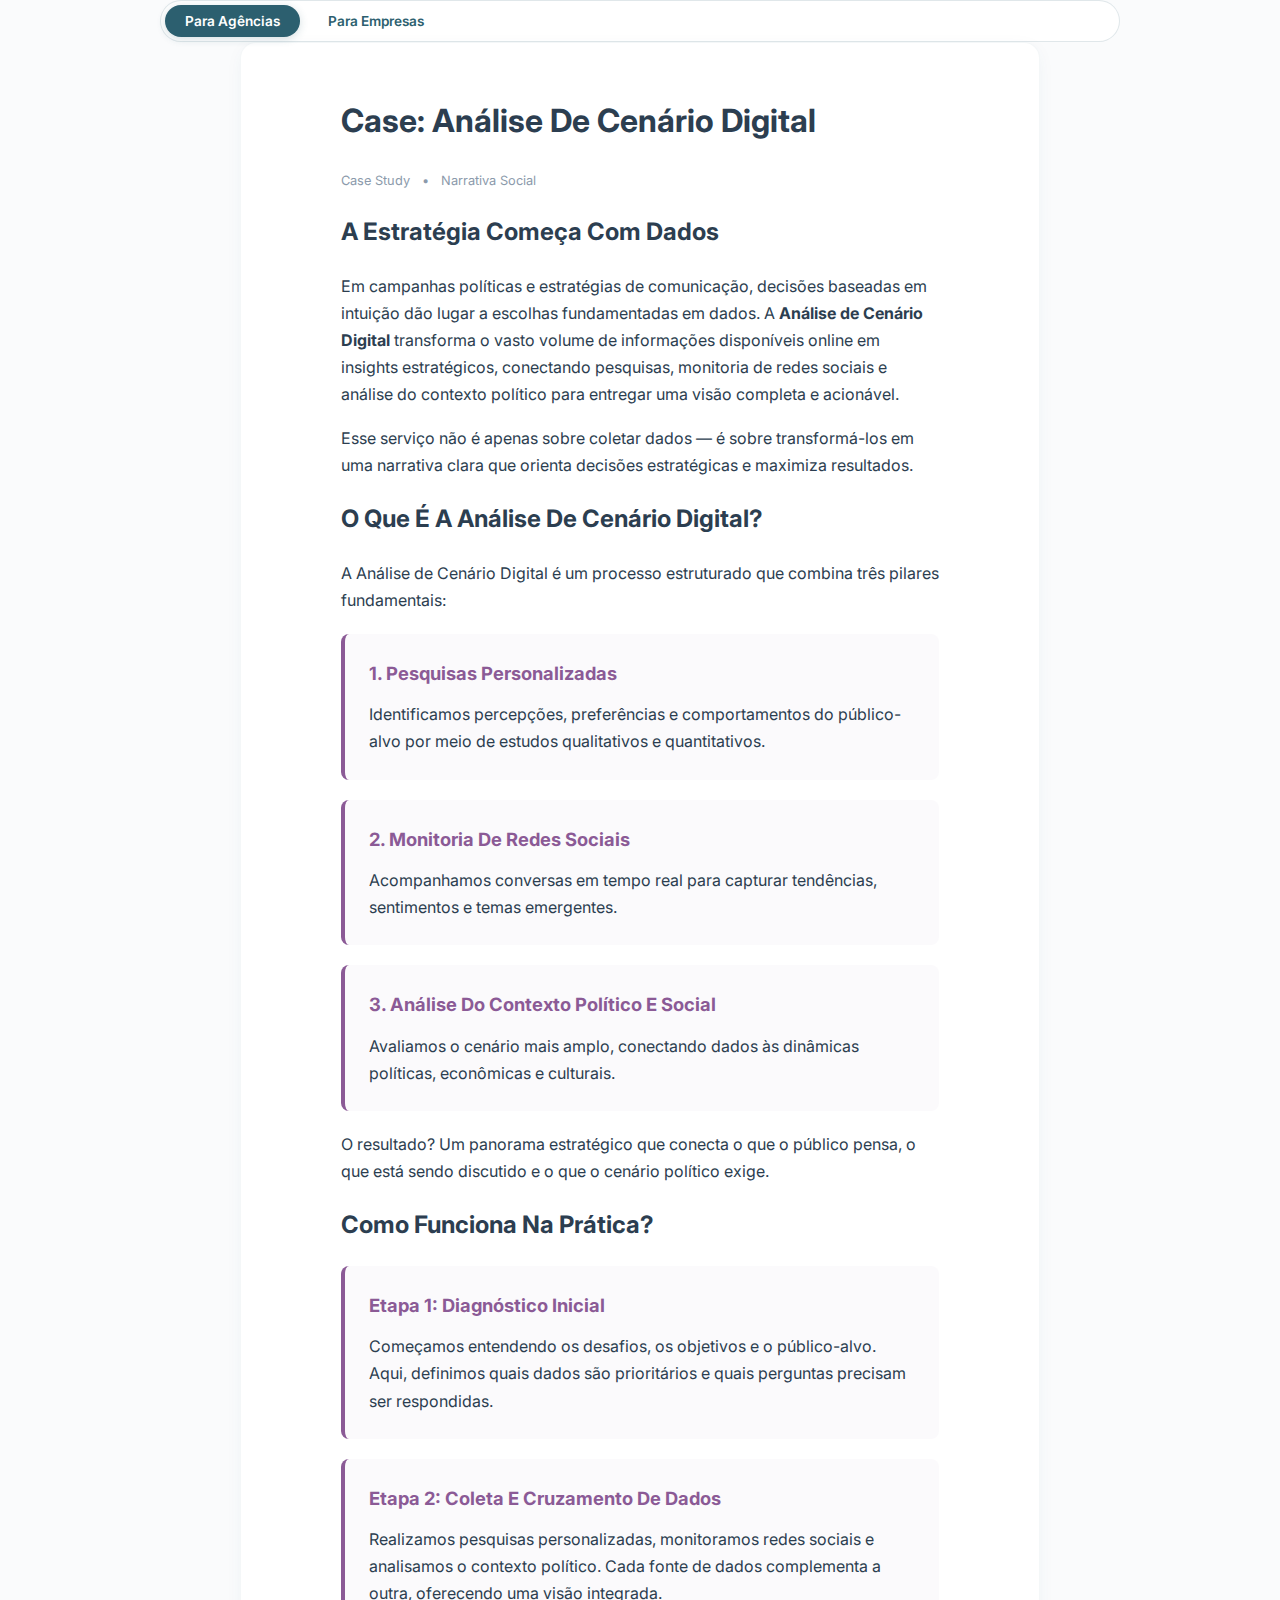
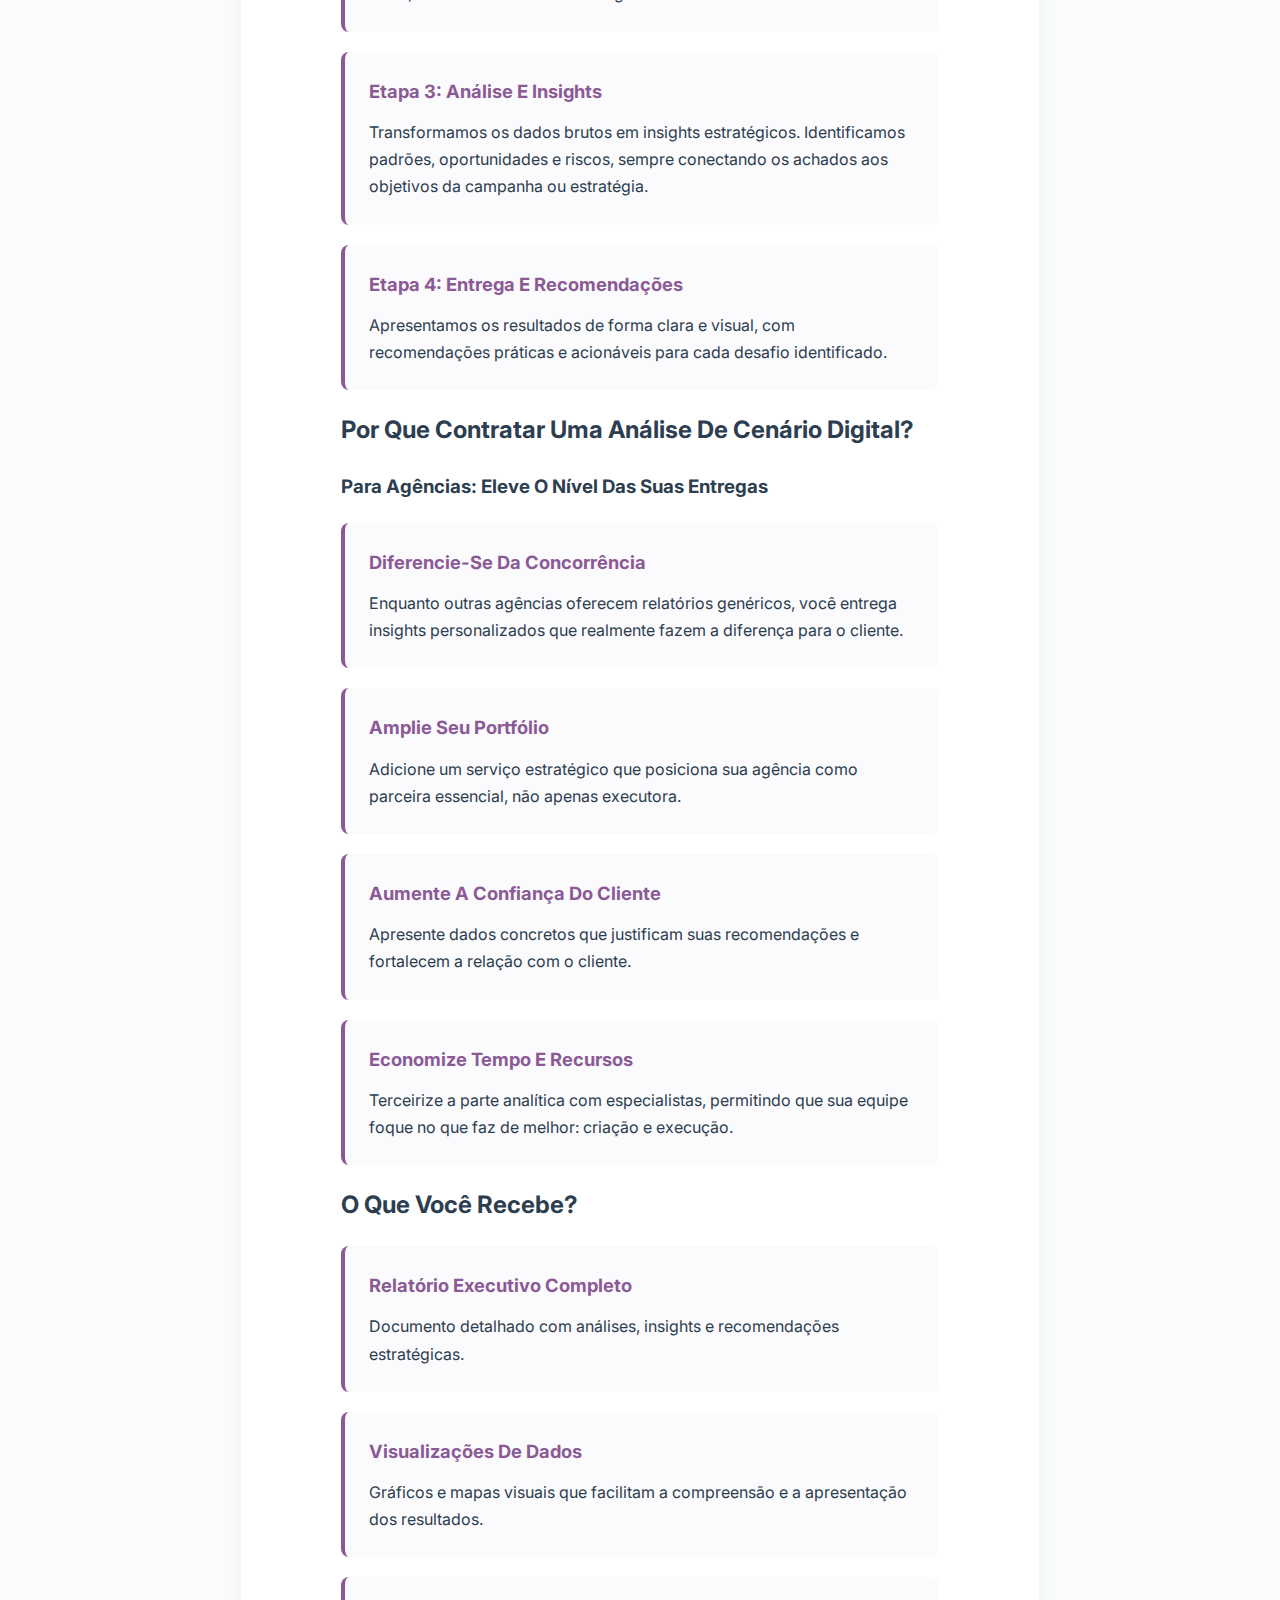
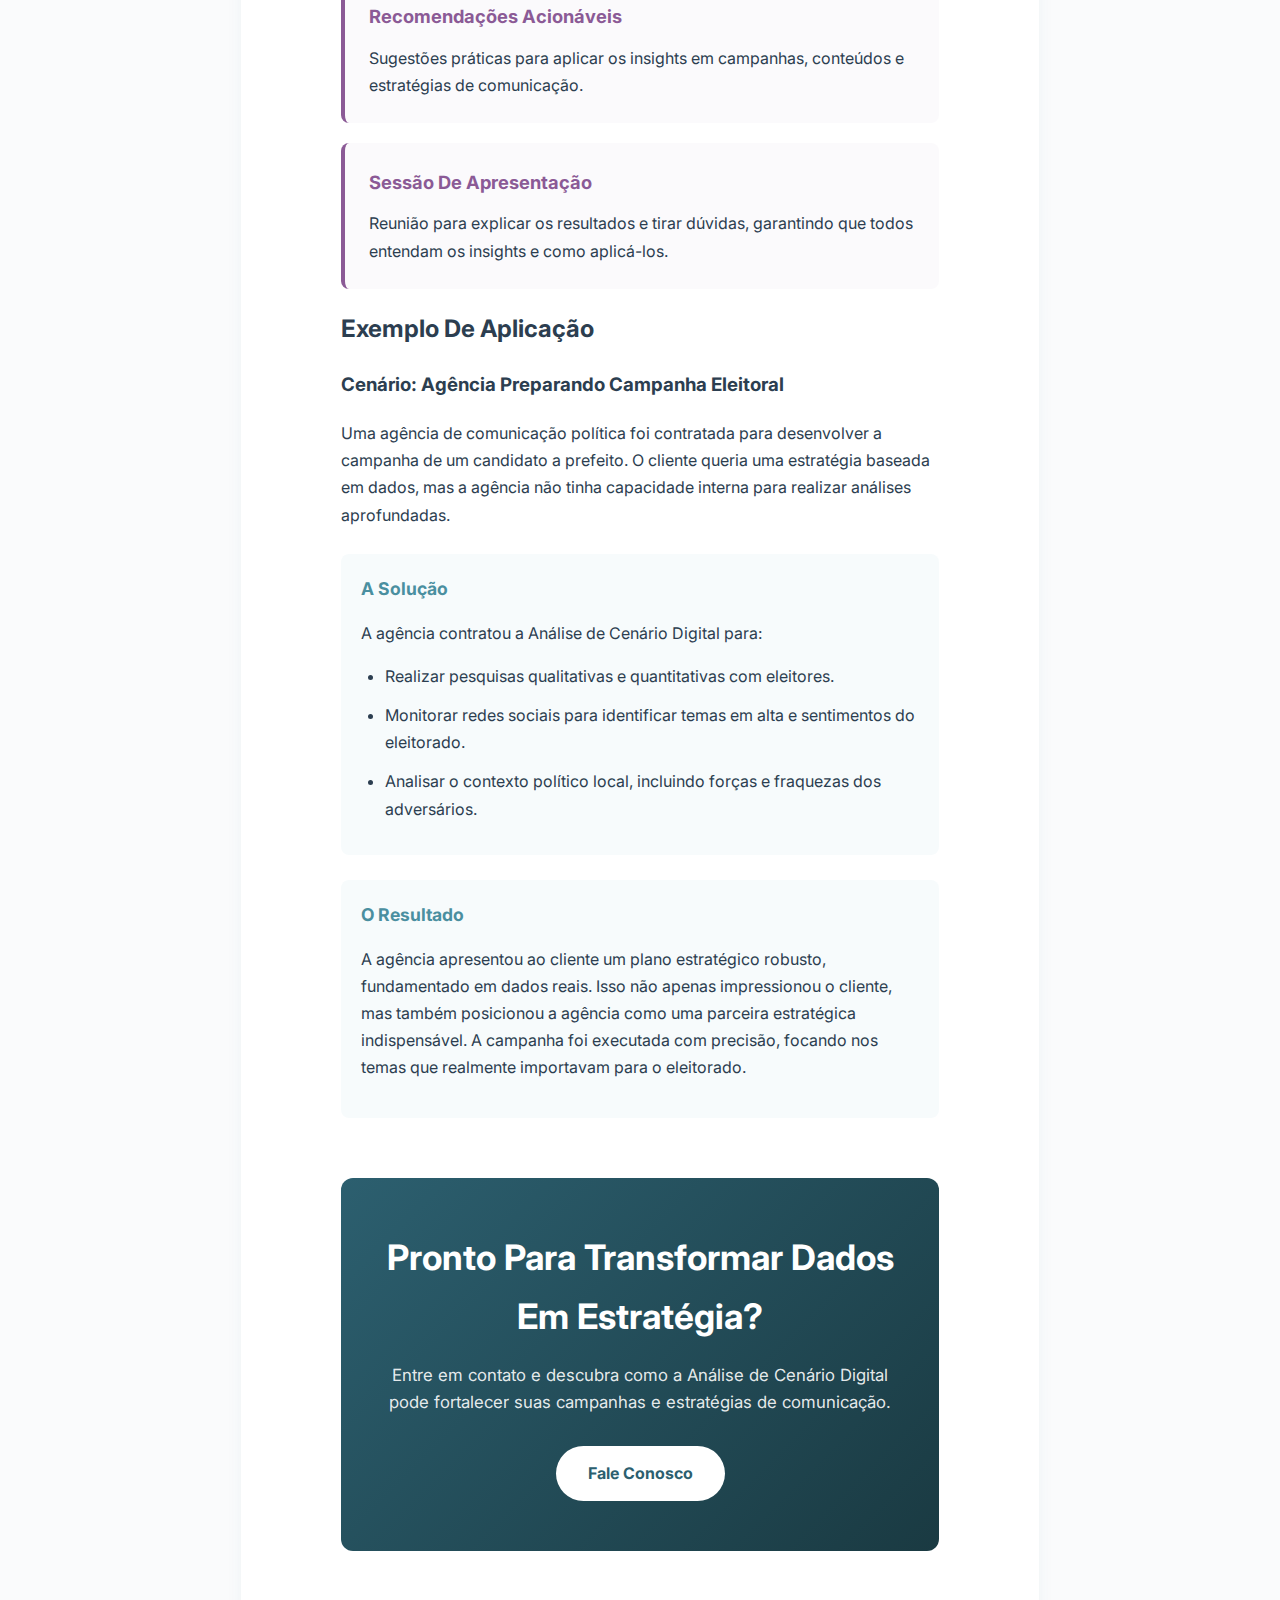
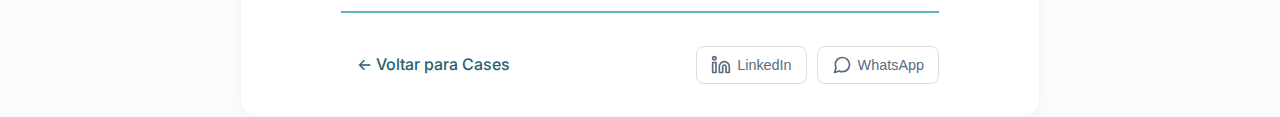
<file: analise-cenario-digital.html>
<!DOCTYPE html>
<html lang="pt-BR">
<head>
    <meta charset="UTF-8">
    <meta name="viewport" content="width=device-width, initial-scale=1.0">
    <meta name="description" content="Case: Análise De Cenário Digital - Como transformamos dados em estratégias vencedoras com pesquisas, monitoria de redes e análise de contexto político.">
    <meta name="keywords" content="análise cenário digital, pesquisa digital, monitoria redes sociais, estratégia política, análise dados políticos">
    <meta property="og:title" content="Case: Análise De Cenário Digital | Narrativa Social">
    <meta property="og:description" content="Transformando dados em estratégias vencedoras através de análise profunda do cenário digital.">
    <meta property="og:type" content="article">
    <meta property="og:url" content="https://narrativasocial.com/analise-cenario-digital.html">
    <title>Case: Análise De Cenário Digital | Narrativa Social</title>
    <link rel="stylesheet" href="variables.css">
    <link rel="stylesheet" href="styles-cases.css">
    <link rel="preconnect" href="https://fonts.googleapis.com">
    <link rel="preconnect" href="https://fonts.gstatic.com" crossorigin>
    <link href="https://fonts.googleapis.com/css2?family=Inter:wght@300;400;500;600;700&display=swap" rel="stylesheet">
    
    <!-- Google Analytics -->
    <script async src="https://www.googletagmanager.com/gtag/js?id=G-H2D0FBN1YD"></script>
    <script>
        window.dataLayer = window.dataLayer || [];
        function gtag(){dataLayer.push(arguments);}
        gtag('js', new Date());
        gtag('config', 'G-H2D0FBN1YD');
    </script>
</head>
<body>
    <div class="container">
        <!-- Audience Toggle -->
        <div class="audience-toggle">
            <button class="toggle-btn active" data-audience="agency">Para Agências</button>
            <button class="toggle-btn" data-audience="company">Para Empresas</button>
        </div>

        <article class="paper-article">
            <header class="article-header">
                <h1>Case: Análise De Cenário Digital</h1>
                <div class="article-meta">
                    <span>Case Study</span>
                    <span>•</span>
                    <span>Narrativa Social</span>
                </div>
            </header>

            <!-- Seção 1: Introdução -->
            <section class="article-section">
                <h2>A Estratégia Começa Com Dados</h2>
                <p>Em campanhas políticas e estratégias de comunicação, decisões baseadas em intuição dão lugar a escolhas fundamentadas em dados. A <strong>Análise de Cenário Digital</strong> transforma o vasto volume de informações disponíveis online em insights estratégicos, conectando pesquisas, monitoria de redes sociais e análise do contexto político para entregar uma visão completa e acionável.</p>
                <p>Esse serviço não é apenas sobre coletar dados — é sobre transformá-los em uma narrativa clara que orienta decisões estratégicas e maximiza resultados.</p>
            </section>

            <!-- Seção 2: O Que É -->
            <section class="article-section">
                <h2>O Que É A Análise De Cenário Digital?</h2>
                <p>A Análise de Cenário Digital é um processo estruturado que combina três pilares fundamentais:</p>
                
                <div class="methodology-box">
                    <h3>1. Pesquisas Personalizadas</h3>
                    <p>Identificamos percepções, preferências e comportamentos do público-alvo por meio de estudos qualitativos e quantitativos.</p>
                </div>

                <div class="methodology-box">
                    <h3>2. Monitoria De Redes Sociais</h3>
                    <p>Acompanhamos conversas em tempo real para capturar tendências, sentimentos e temas emergentes.</p>
                </div>

                <div class="methodology-box">
                    <h3>3. Análise Do Contexto Político E Social</h3>
                    <p>Avaliamos o cenário mais amplo, conectando dados às dinâmicas políticas, econômicas e culturais.</p>
                </div>

                <p>O resultado? Um panorama estratégico que conecta o que o público pensa, o que está sendo discutido e o que o cenário político exige.</p>
            </section>

            <!-- Seção 3: Como Funciona -->
            <section class="article-section">
                <h2>Como Funciona Na Prática?</h2>
                
                <div class="process-step">
                    <h3>Etapa 1: Diagnóstico Inicial</h3>
                    <p>Começamos entendendo os desafios, os objetivos e o público-alvo. Aqui, definimos quais dados são prioritários e quais perguntas precisam ser respondidas.</p>
                </div>

                <div class="process-step">
                    <h3>Etapa 2: Coleta E Cruzamento De Dados</h3>
                    <p>Realizamos pesquisas personalizadas, monitoramos redes sociais e analisamos o contexto político. Cada fonte de dados complementa a outra, oferecendo uma visão integrada.</p>
                </div>

                <div class="process-step">
                    <h3>Etapa 3: Análise E Insights</h3>
                    <p>Transformamos os dados brutos em insights estratégicos. Identificamos padrões, oportunidades e riscos, sempre conectando os achados aos objetivos da campanha ou estratégia.</p>
                </div>

                <div class="process-step">
                    <h3>Etapa 4: Entrega E Recomendações</h3>
                    <p>Apresentamos os resultados de forma clara e visual, com recomendações práticas e acionáveis para cada desafio identificado.</p>
                </div>
            </section>

            <!-- Seção 4: Por Que Contratar (com toggle) -->
            <section class="article-section">
                <h2>Por Que Contratar Uma Análise De Cenário Digital?</h2>
                
                <!-- Conteúdo para Agências -->
                <div class="audience-content" data-audience="agency">
                    <h3>Para Agências: Eleve O Nível Das Suas Entregas</h3>
                    
                    <div class="benefit-box">
                        <h4>Diferencie-Se Da Concorrência</h4>
                        <p>Enquanto outras agências oferecem relatórios genéricos, você entrega insights personalizados que realmente fazem a diferença para o cliente.</p>
                    </div>

                    <div class="benefit-box">
                        <h4>Amplie Seu Portfólio</h4>
                        <p>Adicione um serviço estratégico que posiciona sua agência como parceira essencial, não apenas executora.</p>
                    </div>

                    <div class="benefit-box">
                        <h4>Aumente A Confiança Do Cliente</h4>
                        <p>Apresente dados concretos que justificam suas recomendações e fortalecem a relação com o cliente.</p>
                    </div>

                    <div class="benefit-box">
                        <h4>Economize Tempo E Recursos</h4>
                        <p>Terceirize a parte analítica com especialistas, permitindo que sua equipe foque no que faz de melhor: criação e execução.</p>
                    </div>
                </div>

                <!-- Conteúdo para Empresas -->
                <div class="audience-content" data-audience="company" style="display: none;">
                    <h3>Para Empresas E Campanhas: Tome Decisões Com Confiança</h3>
                    
                    <div class="benefit-box">
                        <h4>Decisões Baseadas Em Dados, Não Em Intuição</h4>
                        <p>Reduza riscos e aumente a eficácia das suas estratégias com insights fundamentados em análises profundas.</p>
                    </div>

                    <div class="benefit-box">
                        <h4>Identifique Oportunidades Antes Da Concorrência</h4>
                        <p>Monitore tendências e conversas em tempo real para agir rapidamente e se posicionar à frente.</p>
                    </div>

                    <div class="benefit-box">
                        <h4>Entenda Seu Público De Verdade</h4>
                        <p>Vá além de suposições. Descubra o que seu público realmente pensa, sente e espera.</p>
                    </div>

                    <div class="benefit-box">
                        <h4>Otimize Seus Recursos</h4>
                        <p>Concentre esforços e orçamento onde realmente importa, evitando desperdícios em estratégias ineficazes.</p>
                    </div>
                </div>
            </section>

            <!-- Seção 5: O Que Você Recebe -->
            <section class="article-section">
                <h2>O Que Você Recebe?</h2>
                
                <div class="deliverable-box">
                    <h3>Relatório Executivo Completo</h3>
                    <p>Documento detalhado com análises, insights e recomendações estratégicas.</p>
                </div>

                <div class="deliverable-box">
                    <h3>Visualizações De Dados</h3>
                    <p>Gráficos e mapas visuais que facilitam a compreensão e a apresentação dos resultados.</p>
                </div>

                <div class="deliverable-box">
                    <h3>Recomendações Acionáveis</h3>
                    <p>Sugestões práticas para aplicar os insights em campanhas, conteúdos e estratégias de comunicação.</p>
                </div>

                <div class="deliverable-box">
                    <h3>Sessão De Apresentação</h3>
                    <p>Reunião para explicar os resultados e tirar dúvidas, garantindo que todos entendam os insights e como aplicá-los.</p>
                </div>
            </section>

            <!-- Seção 6: Exemplo de Aplicação (com toggle) -->
            <section class="article-section">
                <h2>Exemplo De Aplicação</h2>
                
                <!-- Conteúdo para Agências -->
                <div class="audience-content" data-audience="agency">
                    <h3>Cenário: Agência Preparando Campanha Eleitoral</h3>
                    <p>Uma agência de comunicação política foi contratada para desenvolver a campanha de um candidato a prefeito. O cliente queria uma estratégia baseada em dados, mas a agência não tinha capacidade interna para realizar análises aprofundadas.</p>
                    
                    <div class="example-solution">
                        <h4>A Solução</h4>
                        <p>A agência contratou a Análise de Cenário Digital para:</p>
                        <ul>
                            <li>Realizar pesquisas qualitativas e quantitativas com eleitores.</li>
                            <li>Monitorar redes sociais para identificar temas em alta e sentimentos do eleitorado.</li>
                            <li>Analisar o contexto político local, incluindo forças e fraquezas dos adversários.</li>
                        </ul>
                    </div>

                    <div class="example-result">
                        <h4>O Resultado</h4>
                        <p>A agência apresentou ao cliente um plano estratégico robusto, fundamentado em dados reais. Isso não apenas impressionou o cliente, mas também posicionou a agência como uma parceira estratégica indispensável. A campanha foi executada com precisão, focando nos temas que realmente importavam para o eleitorado.</p>
                    </div>
                </div>

                <!-- Conteúdo para Empresas -->
                <div class="audience-content" data-audience="company" style="display: none;">
                    <h3>Cenário: Campanha Eleitoral Para Prefeito</h3>
                    <p>Um candidato a prefeito queria entender melhor as preocupações dos eleitores e identificar os temas que deveriam ser priorizados na campanha.</p>
                    
                    <div class="example-solution">
                        <h4>A Solução</h4>
                        <p>Realizamos uma Análise de Cenário Digital que incluiu:</p>
                        <ul>
                            <li>Pesquisas com eleitores para identificar suas principais preocupações.</li>
                            <li>Monitoria de redes sociais para capturar conversas espontâneas sobre temas locais.</li>
                            <li>Análise do contexto político, incluindo o histórico dos adversários e suas fraquezas.</li>
                        </ul>
                    </div>

                    <div class="example-result">
                        <h4>O Resultado</h4>
                        <p>O candidato descobriu que, embora a segurança pública fosse um tema importante, os eleitores estavam mais preocupados com a falta de infraestrutura básica, como saneamento e pavimentação. Com essa informação, a campanha ajustou sua mensagem e priorizou esses temas, conectando-se de forma mais eficaz com o eleitorado.</p>
                    </div>
                </div>
            </section>

            <!-- Call to Action -->
            <section class="article-section cta-section">
                <h2>Pronto Para Transformar Dados Em Estratégia?</h2>
                <p>Entre em contato e descubra como a Análise de Cenário Digital pode fortalecer suas campanhas e estratégias de comunicação.</p>
                <a href="mailto:contato@narrativasocial.com" class="cta-button">Fale Conosco</a>
            </section>

            <!-- Navigation and Share Section -->
            <nav class="article-navigation">
                <a href="cases.html" class="nav-link">← Voltar para Cases</a>
                <div class="share-buttons">
                    <button onclick="shareOnLinkedIn()" class="share-btn linkedin" aria-label="Compartilhar no LinkedIn">
                        <svg xmlns="http://www.w3.org/2000/svg" width="20" height="20" viewBox="0 0 24 24" fill="none" stroke="currentColor" stroke-width="2" stroke-linecap="round" stroke-linejoin="round"><path d="M16 8a6 6 0 0 1 6 6v7h-4v-7a2 2 0 0 0-2-2 2 2 0 0 0-2 2v7h-4v-7a6 6 0 0 1 6-6z"></path><rect x="2" y="9" width="4" height="12"></rect><circle cx="4" cy="4" r="2"></circle></svg>
                        <span class="share-text">LinkedIn</span>
                    </button>
                    <button onclick="shareOnWhatsApp()" class="share-btn whatsapp" aria-label="Compartilhar no WhatsApp">
                        <svg xmlns="http://www.w3.org/2000/svg" width="20" height="20" viewBox="0 0 24 24" fill="none" stroke="currentColor" stroke-width="2" stroke-linecap="round" stroke-linejoin="round"><path d="M21 11.5a8.38 8.38 0 0 1-.9 3.8 8.5 8.5 0 0 1-7.6 4.7 8.38 8.38 0 0 1-3.8-.9L3 21l1.9-5.7a8.38 8.38 0 0 1-.9-3.8 8.5 8.5 0 0 1 4.7-7.6 8.38 8.38 0 0 1 3.8-.9h.5a8.48 8.48 0 0 1 8 8v.5z"></path></svg>
                        <span class="share-text">WhatsApp</span>
                    </button>
                </div>
            </nav>
        </article>
    </div>

    <script>
        // Audience toggle functionality
        const toggleButtons = document.querySelectorAll('.toggle-btn');
        const audienceContents = document.querySelectorAll('.audience-content');

        toggleButtons.forEach(button => {
            button.addEventListener('click', () => {
                const targetAudience = button.dataset.audience;
                
                // Update button states
                toggleButtons.forEach(btn => btn.classList.remove('active'));
                button.classList.add('active');
                
                // Show/hide content
                audienceContents.forEach(content => {
                    if (content.dataset.audience === targetAudience) {
                        content.style.display = 'block';
                    } else {
                        content.style.display = 'none';
                    }
                });

                // Track toggle in analytics
                if (typeof gtag !== 'undefined') {
                    gtag('event', 'audience_toggle', {
                        'audience_type': targetAudience,
                        'page_title': 'Análise De Cenário Digital'
                    });
                }
            });
        });

        // Share functions
        function shareOnLinkedIn() {
            const url = encodeURIComponent(window.location.href);
            const shareUrl = `https://www.linkedin.com/sharing/share-offsite/?url=${url}`;
            window.open(shareUrl, '_blank', 'width=600,height=400');
            
            if (typeof gtag !== 'undefined') {
                gtag('event', 'share', {
                    'method': 'LinkedIn',
                    'content_type': 'case_study',
                    'item_id': 'analise-cenario-digital'
                });
            }
        }

        function shareOnWhatsApp() {
            const url = encodeURIComponent(window.location.href);
            const text = encodeURIComponent('Case: Análise De Cenário Digital - Narrativa Social');
            const shareUrl = `https://wa.me/?text=${text}%20${url}`;
            window.open(shareUrl, '_blank');
            
            if (typeof gtag !== 'undefined') {
                gtag('event', 'share', {
                    'method': 'WhatsApp',
                    'content_type': 'case_study',
                    'item_id': 'analise-cenario-digital'
                });
            }
        }
    </script>
</body>
</html>
</file>
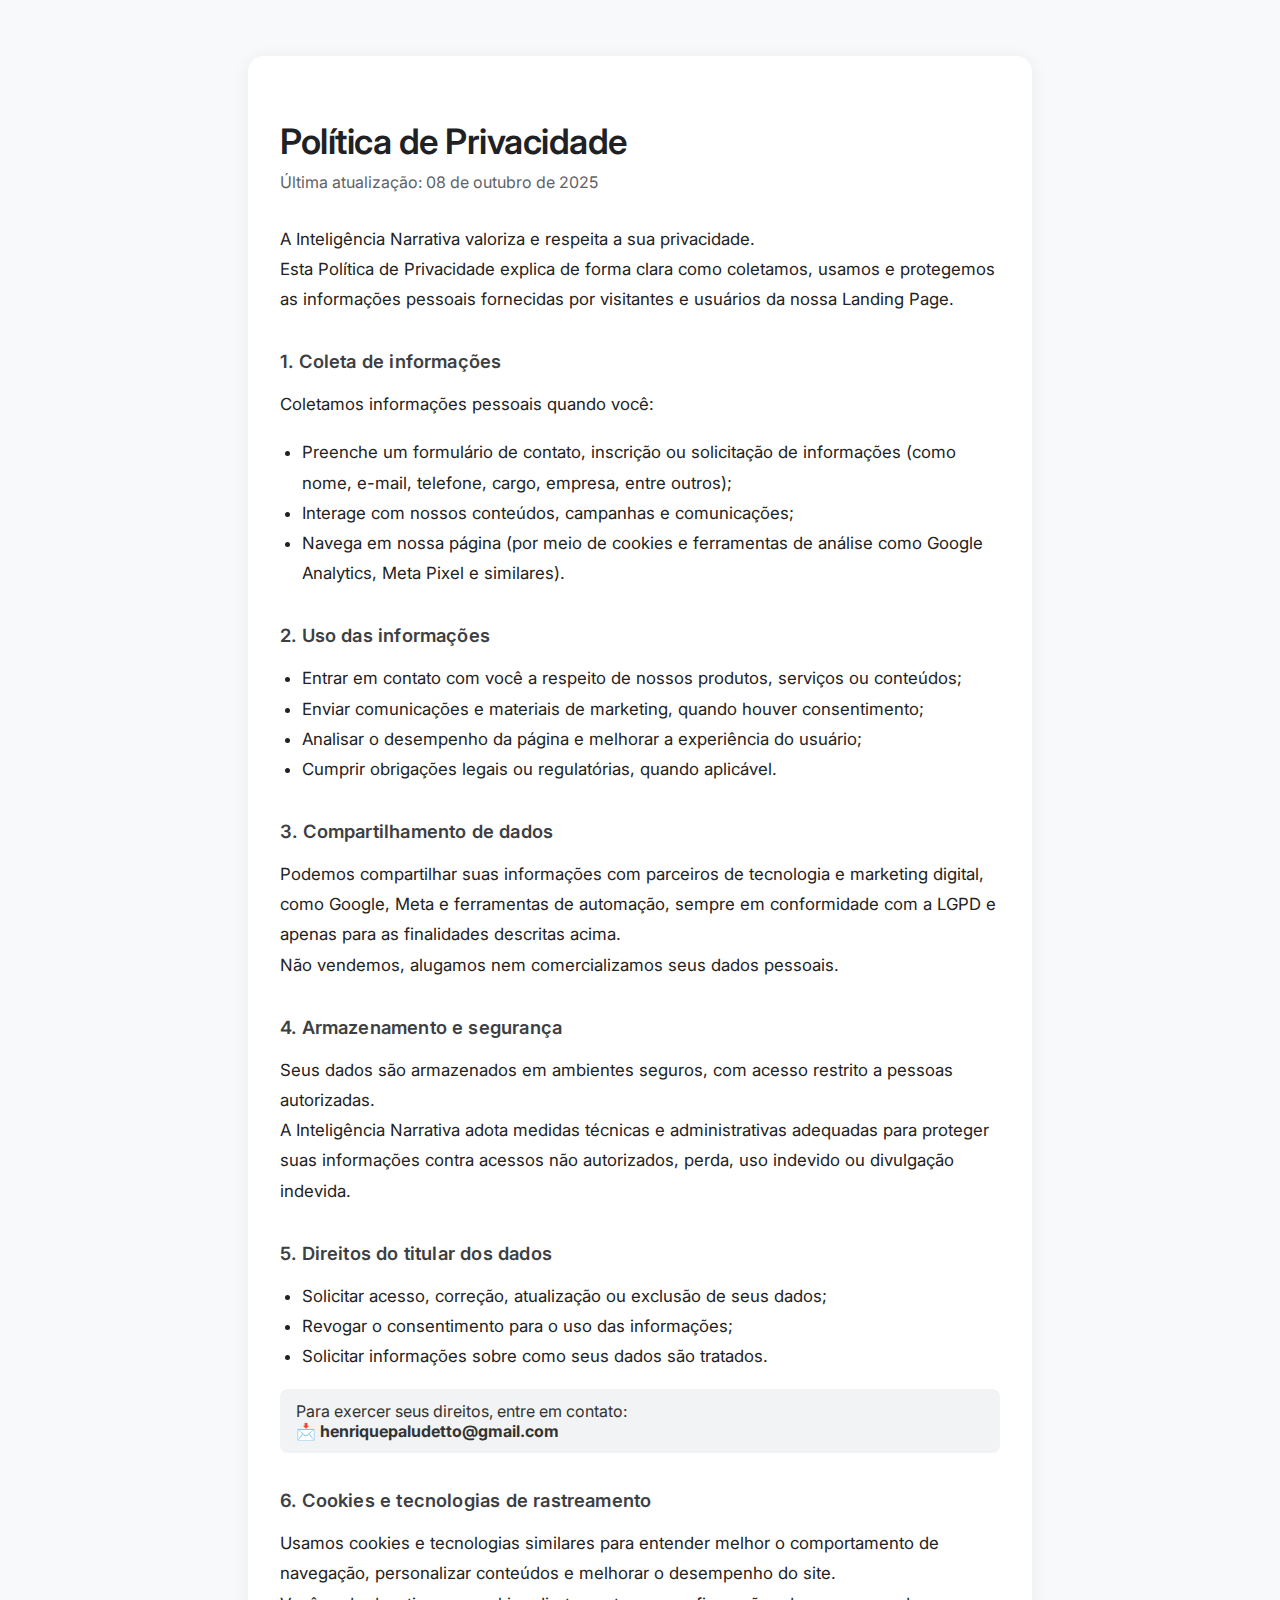
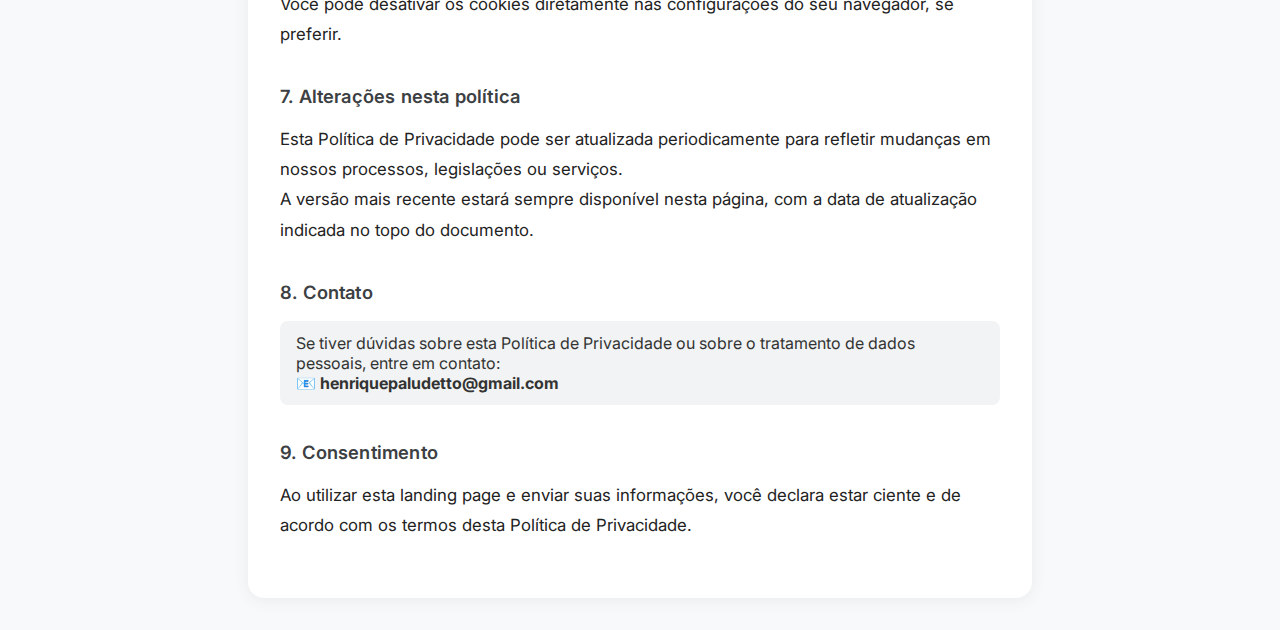
<file: privacidade.html>
<!DOCTYPE html>
<html lang="pt-BR">
<head>
  <meta charset="UTF-8">
  <meta name="viewport" content="width=device-width, initial-scale=1.0">
  <title>Política de Privacidade | Inteligência Narrativa</title>
  <link rel="preconnect" href="https://fonts.googleapis.com">
  <link rel="preconnect" href="https://fonts.gstatic.com" crossorigin>
  <link href="https://fonts.googleapis.com/css2?family=Inter:wght@400;600&display=swap" rel="stylesheet">
  <style>
    body {
      font-family: 'Inter', Arial, sans-serif;
      background: #f8f9fa;
      color: #222;
      margin: 0;
      padding: 0;
      min-height: 100vh;
    }
    .container {
      max-width: 720px;
      margin: 56px auto 32px auto;
      padding: 40px 32px;
      background: #fff;
      border-radius: 16px;
      box-shadow: 0 2px 16px rgba(60,64,67,0.08);
    }
    h1 {
      font-size: 2.2rem;
      font-weight: 600;
      margin-bottom: 10px;
      text-align: left;
      color: #202124;
      letter-spacing: -0.5px;
    }
    .date {
      font-size: 1rem;
      color: #5f6368;
      margin-bottom: 32px;
    }
    h2 {
      font-size: 1.15rem;
      font-weight: 600;
      margin-top: 36px;
      margin-bottom: 10px;
      color: #3c4043;
      letter-spacing: 0.01em;
    }
    p, ul {
      font-size: 1.05rem;
      line-height: 1.8;
      margin-bottom: 18px;
      color: #222;
    }
    ul {
      padding-left: 22px;
    }
    a {
      color: #1a73e8;
      text-decoration: none;
      border-bottom: 1px dotted #1a73e8;
      transition: border-bottom 0.2s;
    }
    a:hover {
      border-bottom: 1px solid #1a73e8;
    }
    .contact {
      background: #f1f3f4;
      border-radius: 8px;
      padding: 12px 16px;
      margin: 18px 0;
      font-size: 1rem;
      color: #333;
      text-align: left;
    }
    @media (max-width: 800px) {
      .container {
        padding: 18px 8px;
        margin: 18px 4px;
      }
      h1 {
        font-size: 1.3rem;
      }
    }
  </style>
</head>
<body>
  <div class="container">
    <h1>Política de Privacidade</h1>
    <div class="date">Última atualização: 08 de outubro de 2025</div>
    <p>A Inteligência Narrativa valoriza e respeita a sua privacidade.<br>
    Esta Política de Privacidade explica de forma clara como coletamos, usamos e protegemos as informações pessoais fornecidas por visitantes e usuários da nossa Landing Page.</p>

    <h2>1. Coleta de informações</h2>
    <p>Coletamos informações pessoais quando você:</p>
    <ul>
      <li>Preenche um formulário de contato, inscrição ou solicitação de informações (como nome, e-mail, telefone, cargo, empresa, entre outros);</li>
      <li>Interage com nossos conteúdos, campanhas e comunicações;</li>
      <li>Navega em nossa página (por meio de cookies e ferramentas de análise como Google Analytics, Meta Pixel e similares).</li>
    </ul>

    <h2>2. Uso das informações</h2>
    <ul>
      <li>Entrar em contato com você a respeito de nossos produtos, serviços ou conteúdos;</li>
      <li>Enviar comunicações e materiais de marketing, quando houver consentimento;</li>
      <li>Analisar o desempenho da página e melhorar a experiência do usuário;</li>
      <li>Cumprir obrigações legais ou regulatórias, quando aplicável.</li>
    </ul>

    <h2>3. Compartilhamento de dados</h2>
    <p>Podemos compartilhar suas informações com parceiros de tecnologia e marketing digital, como Google, Meta e ferramentas de automação, sempre em conformidade com a LGPD e apenas para as finalidades descritas acima.<br>
    Não vendemos, alugamos nem comercializamos seus dados pessoais.</p>

    <h2>4. Armazenamento e segurança</h2>
    <p>Seus dados são armazenados em ambientes seguros, com acesso restrito a pessoas autorizadas.<br>
    A Inteligência Narrativa adota medidas técnicas e administrativas adequadas para proteger suas informações contra acessos não autorizados, perda, uso indevido ou divulgação indevida.</p>

    <h2>5. Direitos do titular dos dados</h2>
    <ul>
      <li>Solicitar acesso, correção, atualização ou exclusão de seus dados;</li>
      <li>Revogar o consentimento para o uso das informações;</li>
      <li>Solicitar informações sobre como seus dados são tratados.</li>
    </ul>
    <div class="contact">
      Para exercer seus direitos, entre em contato:<br>
      <strong>📩 henriquepaludetto@gmail.com</strong>
    </div>

    <h2>6. Cookies e tecnologias de rastreamento</h2>
    <p>Usamos cookies e tecnologias similares para entender melhor o comportamento de navegação, personalizar conteúdos e melhorar o desempenho do site.<br>
    Você pode desativar os cookies diretamente nas configurações do seu navegador, se preferir.</p>

    <h2>7. Alterações nesta política</h2>
    <p>Esta Política de Privacidade pode ser atualizada periodicamente para refletir mudanças em nossos processos, legislações ou serviços.<br>
    A versão mais recente estará sempre disponível nesta página, com a data de atualização indicada no topo do documento.</p>

    <h2>8. Contato</h2>
    <div class="contact">
      Se tiver dúvidas sobre esta Política de Privacidade ou sobre o tratamento de dados pessoais, entre em contato:<br>
      <strong>📧 henriquepaludetto@gmail.com</strong>
    </div>

    <h2>9. Consentimento</h2>
    <p>Ao utilizar esta landing page e enviar suas informações, você declara estar ciente e de acordo com os termos desta Política de Privacidade.</p>
  </div>
</body>
</html>
</file>
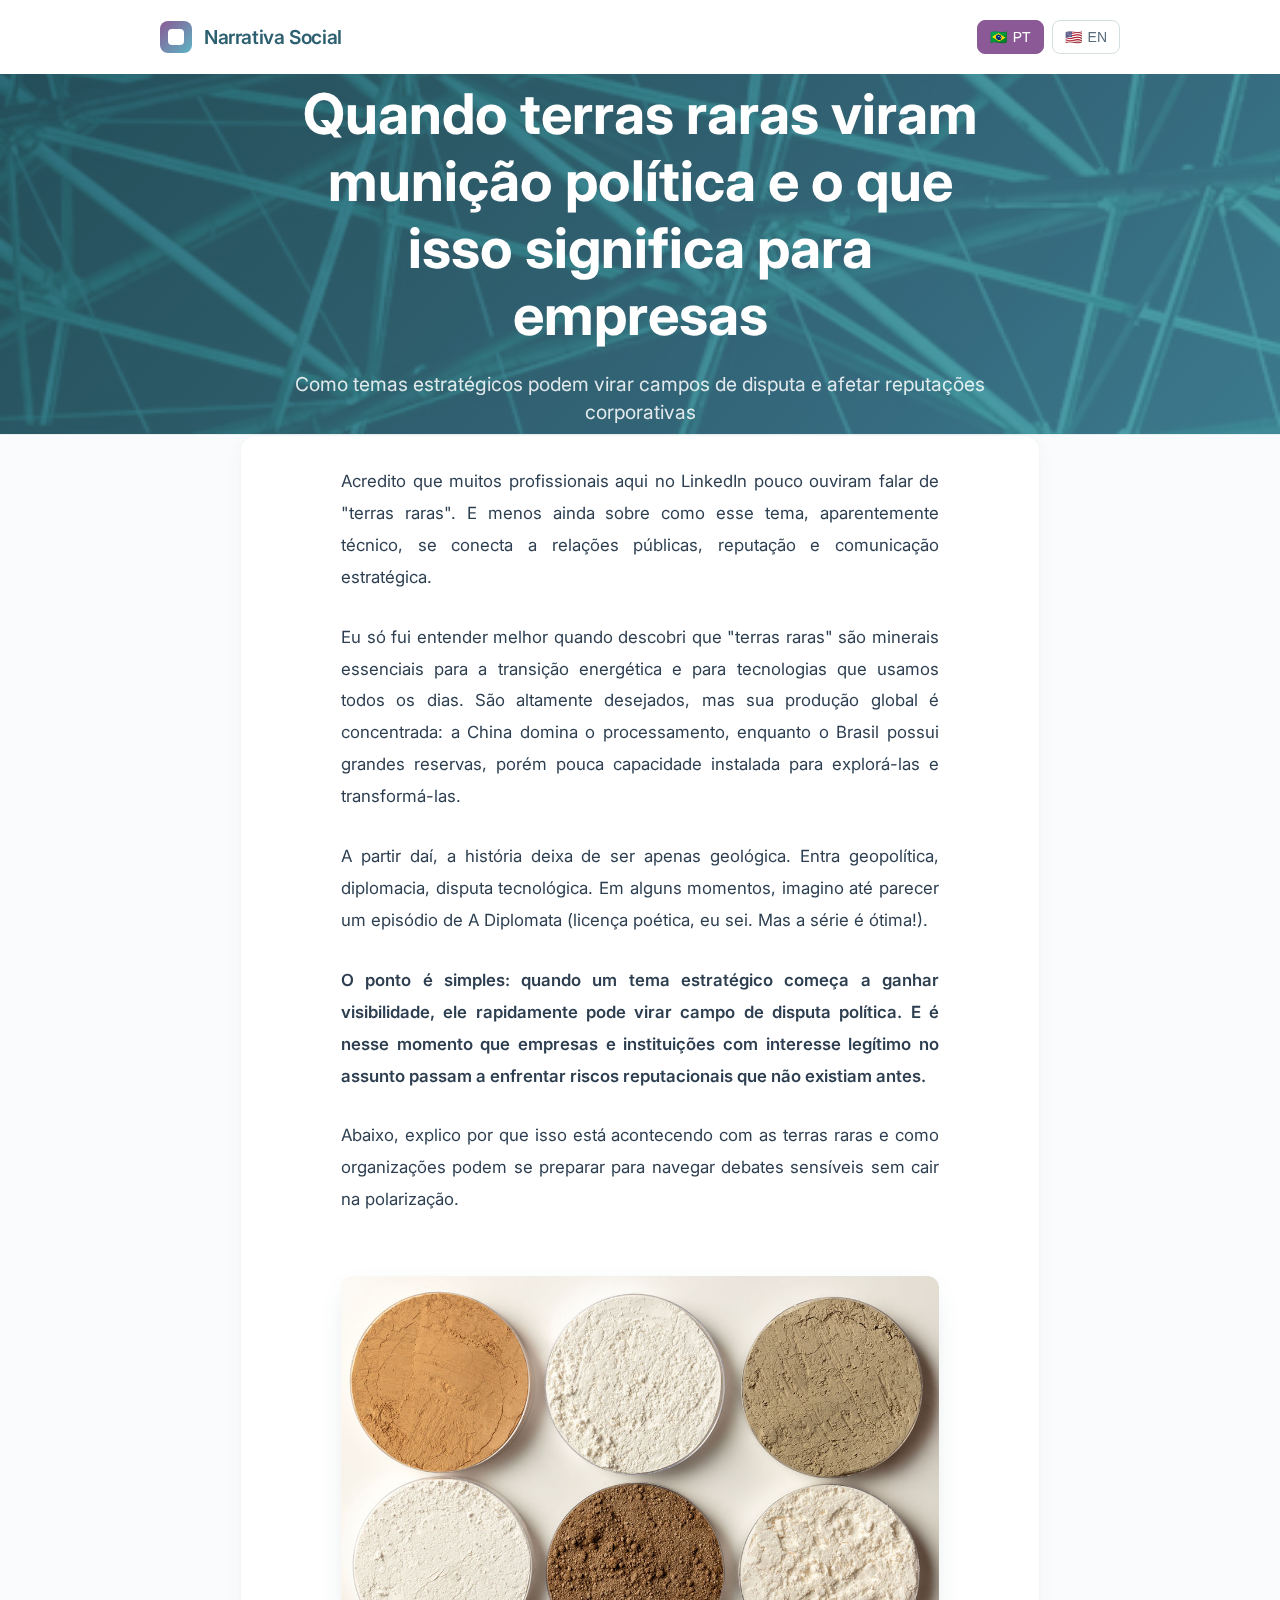
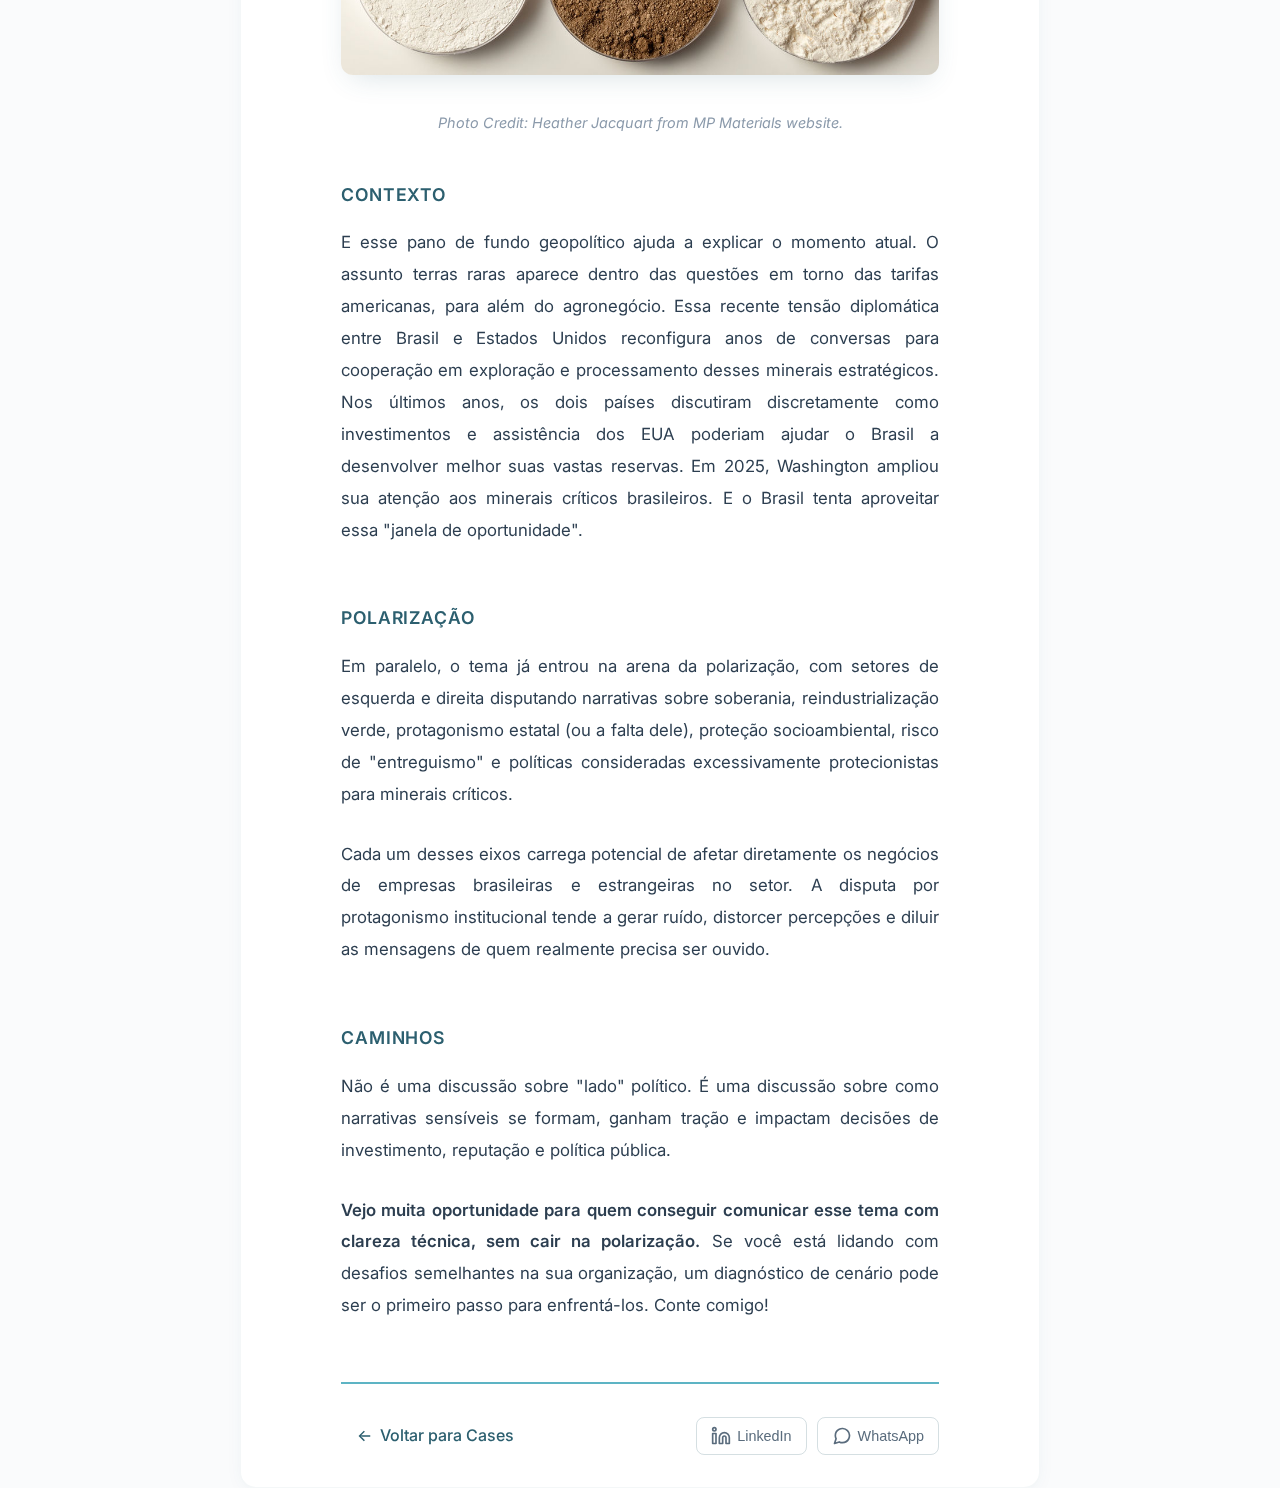
<file: terras-raras-municao-politica.html>
<!DOCTYPE html>
<html lang="pt-BR">
<head>
  <meta charset="UTF-8" />
  <meta name="viewport" content="width=device-width, initial-scale=1.0" />
  <title>Quando terras raras viram munição política e o que isso significa para empresas | Narrativa Social</title>
  <meta name="description" content="Como um tema estratégico pode virar campo de disputa política e afetar empresas que precisam navegar debates sensíveis sem cair na polarização." />
  
  <!-- SEO Meta Tags -->
  <meta name="keywords" content="terras raras, minerais críticos, geopolítica, reputação empresarial, polarização, comunicação estratégica, risco reputacional" />
  <meta name="author" content="Henrique Paludetto - Narrativa Social" />
  <meta name="robots" content="index, follow" />
  
  <!-- Open Graph / Facebook -->
  <meta property="og:type" content="article" />
  <meta property="og:title" content="Quando terras raras viram munição política e o que isso significa para empresas" />
  <meta property="og:description" content="Como um tema estratégico pode virar campo de disputa política e afetar empresas que precisam navegar debates sensíveis sem cair na polarização." />
  <meta property="og:image" content="https://narrativasocial.com/assets/Rare%20Earth%20Oxides%202.jpg" />
  <meta property="og:url" content="https://narrativasocial.com/terras-raras-municao-politica.html" />
  <meta property="og:site_name" content="Narrativa Social" />
  
  <!-- Twitter -->
  <meta property="twitter:card" content="summary_large_image" />
  <meta property="twitter:title" content="Quando terras raras viram munição política e o que isso significa para empresas" />
  <meta property="twitter:description" content="Como um tema estratégico pode virar campo de disputa política e afetar empresas que precisam navegar debates sensíveis sem cair na polarização." />
  <meta property="twitter:image" content="https://narrativasocial.com/assets/Rare%20Earth%20Oxides%202.jpg" />
  
  <!-- Canonical URL -->
  <link rel="canonical" href="https://narrativasocial.com/terras-raras-municao-politica.html" />
  
  <!-- Article Schema.org structured data -->
  <script type="application/ld+json">
  {
    "@context": "https://schema.org",
    "@type": "Article",
    "headline": "Quando terras raras viram munição política e o que isso significa para empresas",
    "description": "Como um tema estratégico pode virar campo de disputa política e afetar empresas que precisam navegar debates sensíveis sem cair na polarização.",
    "image": "https://narrativasocial.com/assets/Rare%20Earth%20Oxides%202.jpg",
    "author": {
      "@type": "Person",
      "name": "Henrique Paludetto",
      "url": "https://www.linkedin.com/in/henriquepaludetto"
    },
    "publisher": {
      "@type": "Organization",
      "name": "Narrativa Social",
      "url": "https://narrativasocial.com",
      "logo": {
        "@type": "ImageObject",
        "url": "https://narrativasocial.com/logo.png"
      }
    },
    "datePublished": "2025-12-03",
    "dateModified": "2025-12-03",
    "mainEntityOfPage": {
      "@type": "WebPage",
      "@id": "https://narrativasocial.com/terras-raras-municao-politica.html"
    }
  }
  </script>
  
  <link rel="preconnect" href="https://fonts.googleapis.com" />
  <link rel="preconnect" href="https://fonts.gstatic.com" crossorigin />
  <link href="https://fonts.googleapis.com/css2?family=Inter:wght@400;500;600;700&display=swap" rel="stylesheet" />
  <link rel="stylesheet" href="variables.css" />
  <link rel="stylesheet" href="styles-cases.css" />
  
  <!-- Google tag (gtag.js) -->
  <script async src="https://www.googletagmanager.com/gtag/js?id=G-H2D0FBN1YD"></script>
  <script>
    window.dataLayer = window.dataLayer || [];
    function gtag(){dataLayer.push(arguments);}
    gtag('js', new Date());
    gtag('config', 'G-H2D0FBN1YD');
  </script>
</head>
<body>
  <div class="page">
    <!-- Header Simples com Logo -->
    <header class="simple-header">
      <div class="container">
        <div class="header-content">
          <div class="brand-logo">
            <a href="index.html">
              <div class="logo-icon"></div>
              <span class="logo-text">Narrativa Social</span>
            </a>
          </div>
          
          <div class="language-toggle">
            <button class="lang-btn active" data-lang="pt">
              <span class="flag">🇧🇷</span>
              <span>PT</span>
            </button>
            <button class="lang-btn" data-lang="en">
              <span class="flag">🇺🇸</span>
              <span>EN</span>
            </button>
          </div>
        </div>
      </div>
      
      <!-- Visual Hero -->
      <div class="hero-visual">
        <div class="visual-overlay"></div>
        <div class="visual-content">
          <h1 class="paper-title">
            <span class="lang-pt">Quando terras raras viram munição política e o que isso significa para empresas</span>
            <span class="lang-en">When rare earths become political ammunition and what it means for companies</span>
          </h1>
          <p class="paper-subtitle">
            <span class="lang-pt">Como temas estratégicos podem virar campos de disputa e afetar reputações corporativas</span>
            <span class="lang-en">How strategic issues can become battlegrounds and affect corporate reputations</span>
          </p>
        </div>
      </div>
    </header>

    <!-- Artigo Completo -->
    <div class="container">
      <article class="paper-article">
        <!-- Introdução -->
        <section class="paper-section">
          <p class="lang-pt">Acredito que muitos profissionais aqui no LinkedIn pouco ouviram falar de "terras raras". E menos ainda sobre como esse tema, aparentemente técnico, se conecta a relações públicas, reputação e comunicação estratégica.</p>
          
          <p class="lang-en">I believe many professionals here on LinkedIn have heard little about "rare earths." And even less about how this seemingly technical topic connects to public relations, reputation, and strategic communication.</p>
          
          <p class="lang-pt">Eu só fui entender melhor quando descobri que "terras raras" são minerais essenciais para a transição energética e para tecnologias que usamos todos os dias. São altamente desejados, mas sua produção global é concentrada: a China domina o processamento, enquanto o Brasil possui grandes reservas, porém pouca capacidade instalada para explorá-las e transformá-las.</p>
          
          <p class="lang-en">I only understood it better when I discovered that "rare earths" are essential minerals for the energy transition and for technologies we use every day. They are highly sought after, but their global production is concentrated: China dominates processing, while Brazil has large reserves but little installed capacity to explore and transform them.</p>
          
          <p class="lang-pt">A partir daí, a história deixa de ser apenas geológica. Entra geopolítica, diplomacia, disputa tecnológica. Em alguns momentos, imagino até parecer um episódio de A Diplomata (licença poética, eu sei. Mas a série é ótima!).</p>
          
          <p class="lang-en">From there, the story is no longer just geological. It becomes geopolitics, diplomacy, technological disputes. At times, I imagine it could even resemble an episode of The Diplomat (poetic license, I know. But the series is great!).</p>
          
          <p class="lang-pt"><strong>O ponto é simples: quando um tema estratégico começa a ganhar visibilidade, ele rapidamente pode virar campo de disputa política. E é nesse momento que empresas e instituições com interesse legítimo no assunto passam a enfrentar riscos reputacionais que não existiam antes.</strong></p>
          
          <p class="lang-en"><strong>The point is simple: when a strategic issue begins to gain visibility, it can quickly become a political battlefield. And it is at this moment that companies and institutions with legitimate interest in the subject begin to face reputational risks that did not exist before.</strong></p>
          
          <p class="lang-pt">Abaixo, explico por que isso está acontecendo com as terras raras e como organizações podem se preparar para navegar debates sensíveis sem cair na polarização.</p>
          
          <p class="lang-en">Below, I explain why this is happening with rare earths and how organizations can prepare to navigate sensitive debates without falling into polarization.</p>
        </section>

        <!-- Imagem -->
        <div class="article-image-container">
          <img src="assets/Rare Earth Oxides 2.jpg" alt="Rare Earth Oxides" class="article-main-image" />
          <p class="image-caption">
            <span class="lang-pt">Photo Credit: Heather Jacquart from MP Materials website.</span>
            <span class="lang-en">Photo Credit: Heather Jacquart from MP Materials website.</span>
          </p>
        </div>

        <!-- Contexto -->
        <section class="paper-section">
          <h2 class="lang-pt">Contexto</h2>
          <h2 class="lang-en">Context</h2>
          
          <p class="lang-pt">E esse pano de fundo geopolítico ajuda a explicar o momento atual. O assunto terras raras aparece dentro das questões em torno das tarifas americanas, para além do agronegócio. Essa recente tensão diplomática entre Brasil e Estados Unidos reconfigura anos de conversas para cooperação em exploração e processamento desses minerais estratégicos. Nos últimos anos, os dois países discutiram discretamente como investimentos e assistência dos EUA poderiam ajudar o Brasil a desenvolver melhor suas vastas reservas. Em 2025, Washington ampliou sua atenção aos minerais críticos brasileiros. E o Brasil tenta aproveitar essa "janela de oportunidade".</p>
          
          <p class="lang-en">And this geopolitical background helps explain the current moment. The rare earths issue appears within questions around American tariffs, beyond agribusiness. This recent diplomatic tension between Brazil and the United States reconfigures years of conversations for cooperation in exploration and processing of these strategic minerals. In recent years, the two countries have quietly discussed how US investments and assistance could help Brazil better develop its vast reserves. In 2025, Washington expanded its attention to Brazilian critical minerals. And Brazil is trying to seize this "window of opportunity."</p>
        </section>

        <!-- Polarização -->
        <section class="paper-section">
          <h2 class="lang-pt">Polarização</h2>
          <h2 class="lang-en">Polarization</h2>
          
          <p class="lang-pt">Em paralelo, o tema já entrou na arena da polarização, com setores de esquerda e direita disputando narrativas sobre soberania, reindustrialização verde, protagonismo estatal (ou a falta dele), proteção socioambiental, risco de "entreguismo" e políticas consideradas excessivamente protecionistas para minerais críticos.</p>
          
          <p class="lang-en">In parallel, the topic has already entered the polarization arena, with left and right sectors disputing narratives about sovereignty, green reindustrialization, state protagonism (or lack thereof), socio-environmental protection, risk of "surrenderism" and policies considered excessively protectionist for critical minerals.</p>
          
          <p class="lang-pt">Cada um desses eixos carrega potencial de afetar diretamente os negócios de empresas brasileiras e estrangeiras no setor. A disputa por protagonismo institucional tende a gerar ruído, distorcer percepções e diluir as mensagens de quem realmente precisa ser ouvido.</p>
          
          <p class="lang-en">Each of these axes carries the potential to directly affect the business of Brazilian and foreign companies in the sector. The dispute for institutional protagonism tends to generate noise, distort perceptions and dilute the messages of those who really need to be heard.</p>
        </section>

        <!-- Caminhos -->
        <section class="paper-section">
          <h2 class="lang-pt">Caminhos</h2>
          <h2 class="lang-en">Paths Forward</h2>
          
          <p class="lang-pt">Não é uma discussão sobre "lado" político. É uma discussão sobre como narrativas sensíveis se formam, ganham tração e impactam decisões de investimento, reputação e política pública.</p>
          
          <p class="lang-en">This is not a discussion about political "sides." It is a discussion about how sensitive narratives are formed, gain traction, and impact investment decisions, reputation, and public policy.</p>
          
          <p class="lang-pt"><strong>Vejo muita oportunidade para quem conseguir comunicar esse tema com clareza técnica, sem cair na polarização.</strong> Se você está lidando com desafios semelhantes na sua organização, um diagnóstico de cenário pode ser o primeiro passo para enfrentá-los. Conte comigo!</p>
          
          <p class="lang-en"><strong>I see great opportunity for those who can communicate this topic with technical clarity, without falling into polarization.</strong> If you are dealing with similar challenges in your organization, a scenario diagnosis can be the first step to face them. Count on me!</p>
        </section>

        <!-- Navigation and Share Section -->
        <nav class="article-navigation">
          <a href="cases.html" class="nav-link">← <span class="lang-pt">Voltar para Cases</span><span class="lang-en">Back to Cases</span></a>
          <div class="share-buttons">
            <button onclick="shareOnLinkedIn()" class="share-btn linkedin" aria-label="Compartilhar no LinkedIn">
              <svg xmlns="http://www.w3.org/2000/svg" width="20" height="20" viewBox="0 0 24 24" fill="none" stroke="currentColor" stroke-width="2" stroke-linecap="round" stroke-linejoin="round"><path d="M16 8a6 6 0 0 1 6 6v7h-4v-7a2 2 0 0 0-2-2 2 2 0 0 0-2 2v7h-4v-7a6 6 0 0 1 6-6z"></path><rect x="2" y="9" width="4" height="12"></rect><circle cx="4" cy="4" r="2"></circle></svg>
              <span class="share-text">LinkedIn</span>
            </button>
            <button onclick="shareOnWhatsApp()" class="share-btn whatsapp" aria-label="Compartilhar no WhatsApp">
              <svg xmlns="http://www.w3.org/2000/svg" width="20" height="20" viewBox="0 0 24 24" fill="none" stroke="currentColor" stroke-width="2" stroke-linecap="round" stroke-linejoin="round"><path d="M21 11.5a8.38 8.38 0 0 1-.9 3.8 8.5 8.5 0 0 1-7.6 4.7 8.38 8.38 0 0 1-3.8-.9L3 21l1.9-5.7a8.38 8.38 0 0 1-.9-3.8 8.5 8.5 0 0 1 4.7-7.6 8.38 8.38 0 0 1 3.8-.9h.5a8.48 8.48 0 0 1 8 8v.5z"></path></svg>
              <span class="share-text">WhatsApp</span>
            </button>
          </div>
        </nav>
      </article>
    </div>
  </div>

  <script src="script.js"></script>
  <script>
    // Share functions
    function shareOnLinkedIn() {
      const url = encodeURIComponent(window.location.href);
      const shareUrl = `https://www.linkedin.com/sharing/share-offsite/?url=${url}`;
      window.open(shareUrl, '_blank', 'width=600,height=400');
      
      if (typeof gtag !== 'undefined') {
        gtag('event', 'share', {
          'method': 'LinkedIn',
          'content_type': 'article',
          'item_id': 'terras-raras-municao-politica'
        });
      }
    }

    function shareOnWhatsApp() {
      const url = encodeURIComponent(window.location.href);
      const text = encodeURIComponent('Quando terras raras viram munição política - Narrativa Social');
      const shareUrl = `https://wa.me/?text=${text}%20${url}`;
      window.open(shareUrl, '_blank');
      
      if (typeof gtag !== 'undefined') {
        gtag('event', 'share', {
          'method': 'WhatsApp',
          'content_type': 'article',
          'item_id': 'terras-raras-municao-politica'
        });
      }
    }
  </script>
</body>
</html>
</file>
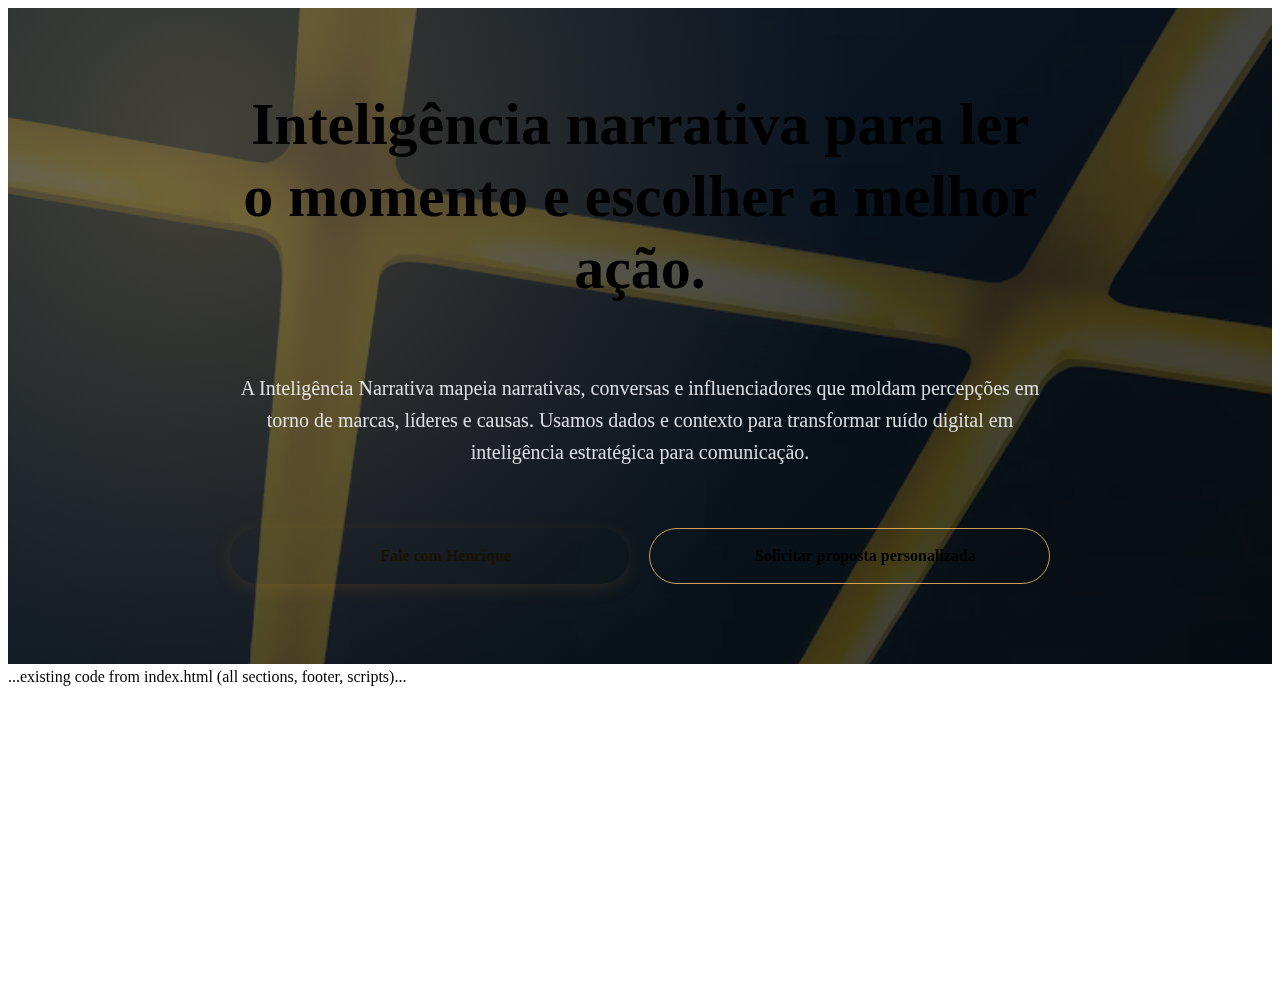
<file: lp_versions/index-hero1.html>
<!DOCTYPE html>
<html lang="pt-BR">
<head>
  <meta charset="UTF-8" />
  <meta name="viewport" content="width=device-width, initial-scale=1.0" />
  <title>Inteligência Narrativa</title>
  <meta name="description" content="Inteligência narrativa para ler o momento e escolher a melhor ação." />
  <link rel="preconnect" href="https://fonts.googleapis.com" />
  <link rel="preconnect" href="https://fonts.gstatic.com" crossorigin />
  <link href="https://fonts.googleapis.com/css2?family=Inter:wght@400;500;600;700&display=swap" rel="stylesheet" />
  <link rel="stylesheet" href="../styles.css" />
</head>
<body>
  <div class="page">
    <section class="section hero">
      <div class="hero__overlay" style="background-image: url('../assets/photo-1615206385959-1f5560aba6ce.avif');"></div>
      <div class="container">
        <div class="hero__content">
          <h1>Inteligência narrativa para ler o momento e escolher a melhor ação.</h1>
          <p>
            A Inteligência Narrativa mapeia narrativas, conversas e influenciadores que moldam percepções em torno de marcas, líderes e causas. Usamos dados e contexto para transformar ruído digital em inteligência estratégica para comunicação.
          </p>
          <div class="hero__actions">
            <a class="btn btn-hero" data-event="cta_whatsapp_hero" href="https://wa.me/5511985053446?text=Ol%C3%A1%20Henrique,%20cheguei%20pela%20landing%20da%20Intelig%C3%AAncia%20Narrativa%20e%20gostaria%20de%20conversar." target="_blank" rel="noopener noreferrer">
              <i data-lucide="message-circle"></i>
              Fale com Henrique
            </a>
            <a class="btn btn-outline" data-event="cta_email_hero" href="mailto:henriquepaludetto@gmail.com?subject=Proposta%20-%20Intelig%C3%AAncia%20Narrativa&amp;body=Ol%C3%A1%20Henrique,%20precisamos%20de%20...">
              <i data-lucide="mail"></i>
              Solicitar proposta personalizada
            </a>
          </div>
        </div>
      </div>
    </section>
    ...existing code from index.html (all sections, footer, scripts)...
  </div>
</body>
</html>
</file>
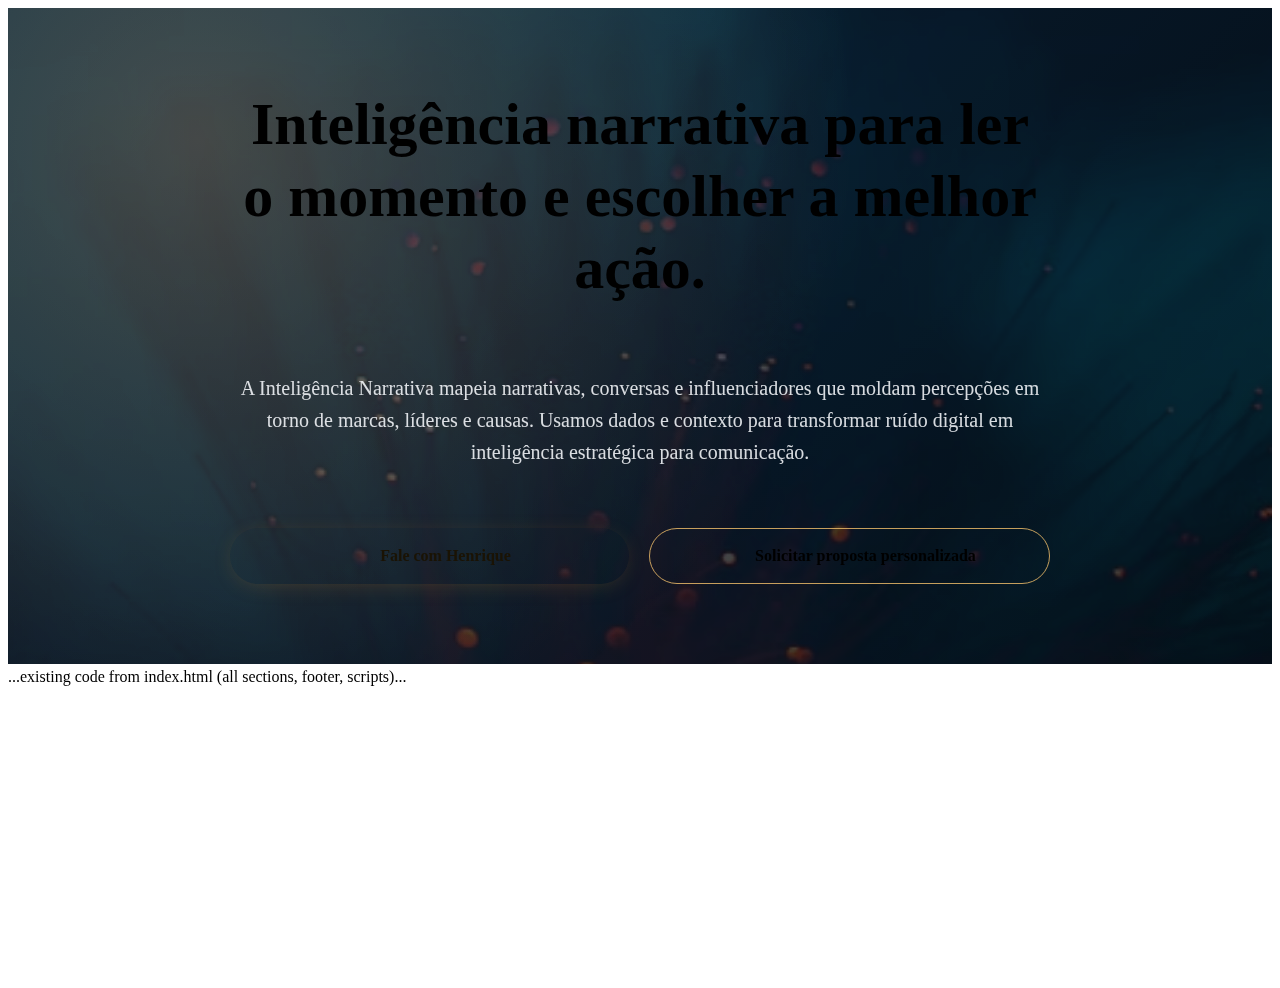
<file: lp_versions/index-hero2.html>
<!DOCTYPE html>
<html lang="pt-BR">
<head>
  <meta charset="UTF-8" />
  <meta name="viewport" content="width=device-width, initial-scale=1.0" />
  <title>Inteligência Narrativa</title>
  <meta name="description" content="Inteligência narrativa para ler o momento e escolher a melhor ação." />
  <link rel="preconnect" href="https://fonts.googleapis.com" />
  <link rel="preconnect" href="https://fonts.gstatic.com" crossorigin />
  <link href="https://fonts.googleapis.com/css2?family=Inter:wght@400;500;600;700&display=swap" rel="stylesheet" />
  <link rel="stylesheet" href="../styles.css" />
</head>
<body>
  <div class="page">
    <section class="section hero">
      <div class="hero__overlay" style="background-image: url('../assets/photo-1640011654969-5cebce51da09.avif');"></div>
      <div class="container">
        <div class="hero__content">
          <h1>Inteligência narrativa para ler o momento e escolher a melhor ação.</h1>
          <p>
            A Inteligência Narrativa mapeia narrativas, conversas e influenciadores que moldam percepções em torno de marcas, líderes e causas. Usamos dados e contexto para transformar ruído digital em inteligência estratégica para comunicação.
          </p>
          <div class="hero__actions">
            <a class="btn btn-hero" data-event="cta_whatsapp_hero" href="https://wa.me/5511985053446?text=Ol%C3%A1%20Henrique,%20cheguei%20pela%20landing%20da%20Intelig%C3%AAncia%20Narrativa%20e%20gostaria%20de%20conversar." target="_blank" rel="noopener noreferrer">
              <i data-lucide="message-circle"></i>
              Fale com Henrique
            </a>
            <a class="btn btn-outline" data-event="cta_email_hero" href="mailto:henriquepaludetto@gmail.com?subject=Proposta%20-%20Intelig%C3%AAncia%20Narrativa&amp;body=Ol%C3%A1%20Henrique,%20precisamos%20de%20...">
              <i data-lucide="mail"></i>
              Solicitar proposta personalizada
            </a>
          </div>
        </div>
      </div>
    </section>
    ...existing code from index.html (all sections, footer, scripts)...
  </div>
</body>
</html>
</file>
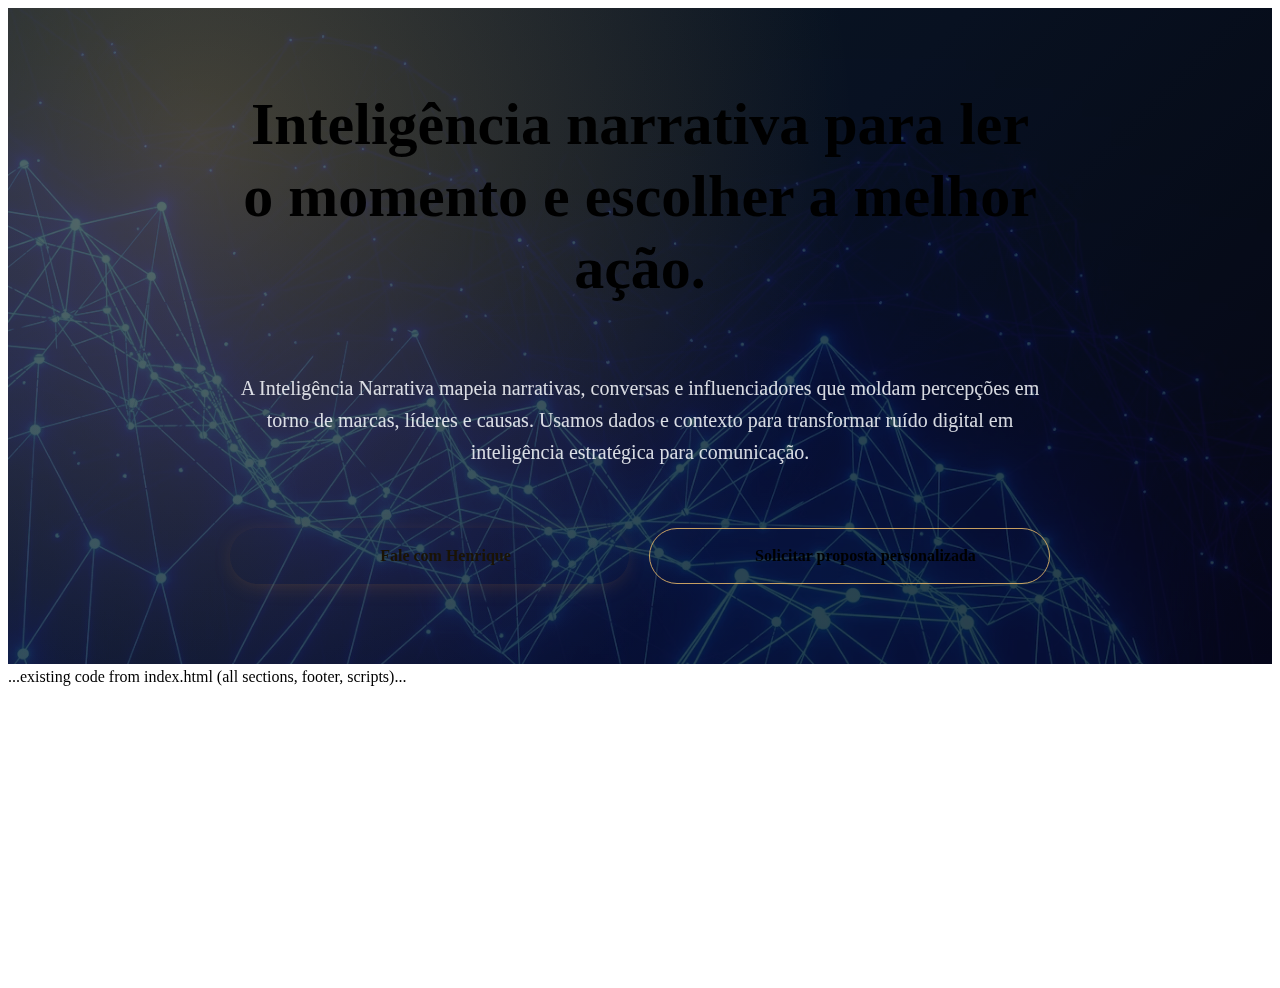
<file: lp_versions/index-hero3.html>
<!DOCTYPE html>
<html lang="pt-BR">
<head>
  <meta charset="UTF-8" />
  <meta name="viewport" content="width=device-width, initial-scale=1.0" />
  <title>Inteligência Narrativa</title>
  <meta name="description" content="Inteligência narrativa para ler o momento e escolher a melhor ação." />
  <link rel="preconnect" href="https://fonts.googleapis.com" />
  <link rel="preconnect" href="https://fonts.gstatic.com" crossorigin />
  <link href="https://fonts.googleapis.com/css2?family=Inter:wght@400;500;600;700&display=swap" rel="stylesheet" />
  <link rel="stylesheet" href="../styles.css" />
</head>
<body>
  <div class="page">
    <section class="section hero">
      <div class="hero__overlay" style="background-image: url('../assets/photo-1644088379091-d574269d422f.avif');"></div>
      <div class="container">
        <div class="hero__content">
          <h1>Inteligência narrativa para ler o momento e escolher a melhor ação.</h1>
          <p>
            A Inteligência Narrativa mapeia narrativas, conversas e influenciadores que moldam percepções em torno de marcas, líderes e causas. Usamos dados e contexto para transformar ruído digital em inteligência estratégica para comunicação.
          </p>
          <div class="hero__actions">
            <a class="btn btn-hero" data-event="cta_whatsapp_hero" href="https://wa.me/5511985053446?text=Ol%C3%A1%20Henrique,%20cheguei%20pela%20landing%20da%20Intelig%C3%AAncia%20Narrativa%20e%20gostaria%20de%20conversar." target="_blank" rel="noopener noreferrer">
              <i data-lucide="message-circle"></i>
              Fale com Henrique
            </a>
            <a class="btn btn-outline" data-event="cta_email_hero" href="mailto:henriquepaludetto@gmail.com?subject=Proposta%20-%20Intelig%C3%AAncia%20Narrativa&amp;body=Ol%C3%A1%20Henrique,%20precisamos%20de%20...">
              <i data-lucide="mail"></i>
              Solicitar proposta personalizada
            </a>
          </div>
        </div>
      </div>
    </section>
    ...existing code from index.html (all sections, footer, scripts)...
  </div>
</body>
</html>
</file>
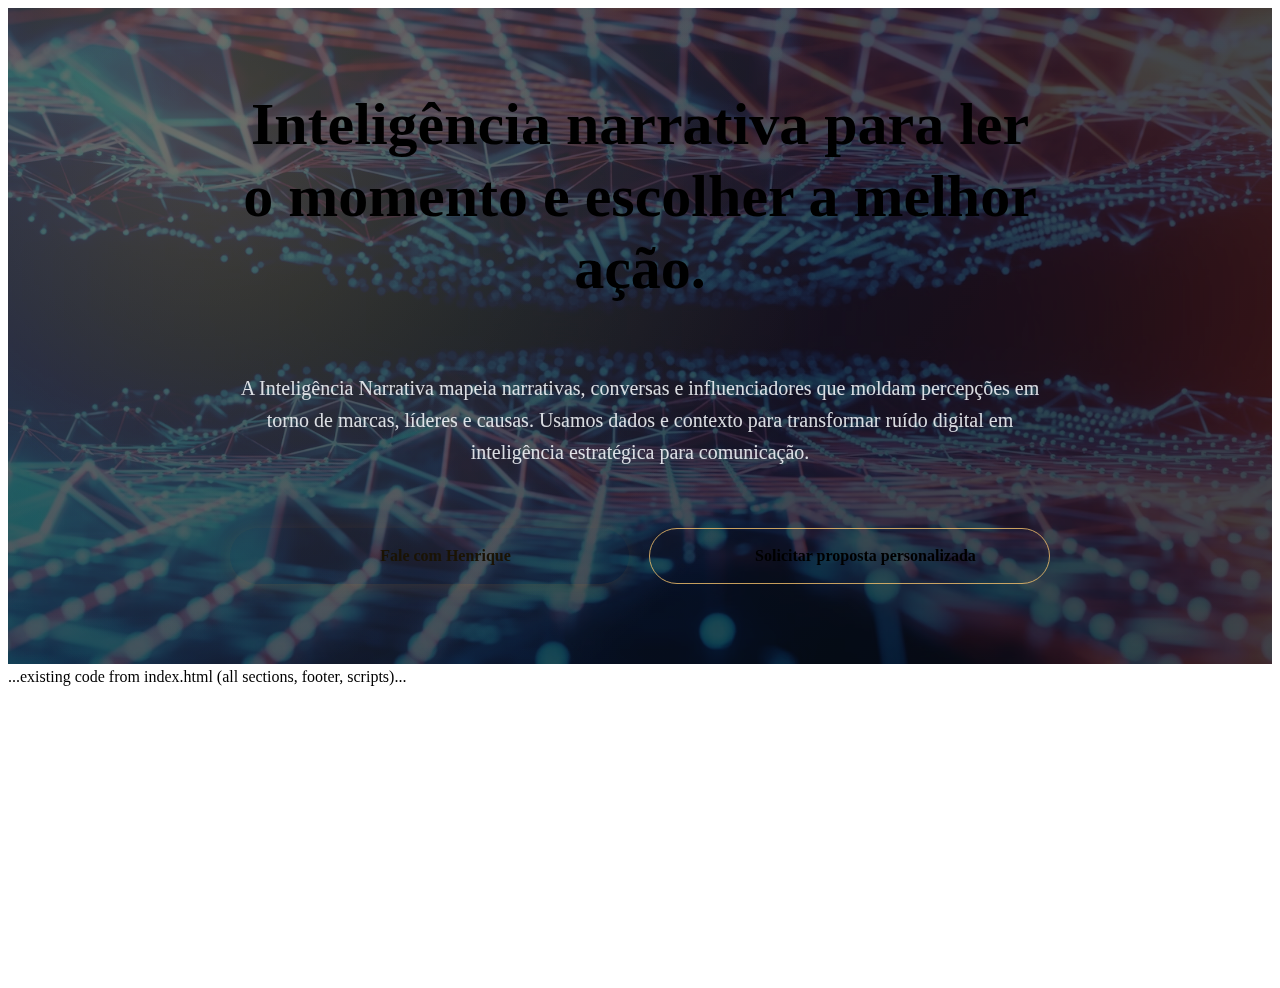
<file: lp_versions/index-hero4.html>
<!DOCTYPE html>
<html lang="pt-BR">
<head>
  <meta charset="UTF-8" />
  <meta name="viewport" content="width=device-width, initial-scale=1.0" />
  <title>Inteligência Narrativa</title>
  <meta name="description" content="Inteligência narrativa para ler o momento e escolher a melhor ação." />
  <link rel="preconnect" href="https://fonts.googleapis.com" />
  <link rel="preconnect" href="https://fonts.gstatic.com" crossorigin />
  <link href="https://fonts.googleapis.com/css2?family=Inter:wght@400;500;600;700&display=swap" rel="stylesheet" />
  <link rel="stylesheet" href="../styles.css" />
</head>
<body>
  <div class="page">
    <section class="section hero">
      <div class="hero__overlay" style="background-image: url('../assets/photo-1683560660669-6be33568035e.avif');"></div>
      <div class="container">
        <div class="hero__content">
          <h1>Inteligência narrativa para ler o momento e escolher a melhor ação.</h1>
          <p>
            A Inteligência Narrativa mapeia narrativas, conversas e influenciadores que moldam percepções em torno de marcas, líderes e causas. Usamos dados e contexto para transformar ruído digital em inteligência estratégica para comunicação.
          </p>
          <div class="hero__actions">
            <a class="btn btn-hero" data-event="cta_whatsapp_hero" href="https://wa.me/5511985053446?text=Ol%C3%A1%20Henrique,%20cheguei%20pela%20landing%20da%20Intelig%C3%AAncia%20Narrativa%20e%20gostaria%20de%20conversar." target="_blank" rel="noopener noreferrer">
              <i data-lucide="message-circle"></i>
              Fale com Henrique
            </a>
            <a class="btn btn-outline" data-event="cta_email_hero" href="mailto:henriquepaludetto@gmail.com?subject=Proposta%20-%20Intelig%C3%AAncia%20Narrativa&amp;body=Ol%C3%A1%20Henrique,%20precisamos%20de%20...">
              <i data-lucide="mail"></i>
              Solicitar proposta personalizada
            </a>
          </div>
        </div>
      </div>
    </section>
    ...existing code from index.html (all sections, footer, scripts)...
  </div>
</body>
</html>
</file>
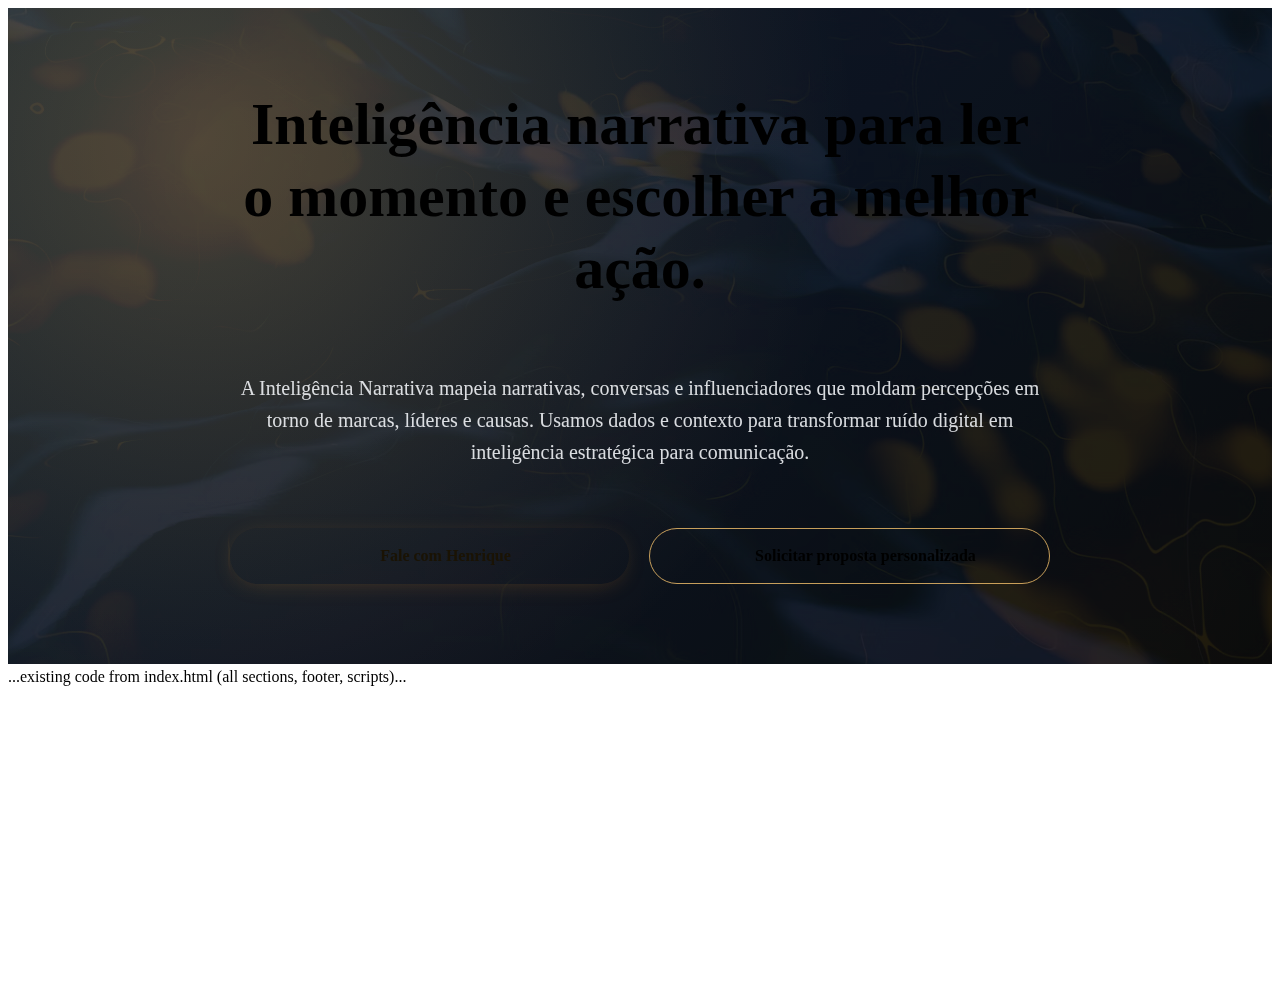
<file: lp_versions/index-hero5.html>
<!DOCTYPE html>
<html lang="pt-BR">
<head>
  <meta charset="UTF-8" />
  <meta name="viewport" content="width=device-width, initial-scale=1.0" />
  <title>Inteligência Narrativa</title>
  <meta name="description" content="Inteligência narrativa para ler o momento e escolher a melhor ação." />
  <link rel="preconnect" href="https://fonts.googleapis.com" />
  <link rel="preconnect" href="https://fonts.gstatic.com" crossorigin />
  <link href="https://fonts.googleapis.com/css2?family=Inter:wght@400;500;600;700&display=swap" rel="stylesheet" />
  <link rel="stylesheet" href="../styles.css" />
</head>
<body>
  <div class="page">
    <section class="section hero">
      <div class="hero__overlay" style="background-image: url('../assets/photo-1735660244541-93346f3837b9.avif');"></div>
      <div class="container">
        <div class="hero__content">
          <h1>Inteligência narrativa para ler o momento e escolher a melhor ação.</h1>
          <p>
            A Inteligência Narrativa mapeia narrativas, conversas e influenciadores que moldam percepções em torno de marcas, líderes e causas. Usamos dados e contexto para transformar ruído digital em inteligência estratégica para comunicação.
          </p>
          <div class="hero__actions">
            <a class="btn btn-hero" data-event="cta_whatsapp_hero" href="https://wa.me/5511985053446?text=Ol%C3%A1%20Henrique,%20cheguei%20pela%20landing%20da%20Intelig%C3%AAncia%20Narrativa%20e%20gostaria%20de%20conversar." target="_blank" rel="noopener noreferrer">
              <i data-lucide="message-circle"></i>
              Fale com Henrique
            </a>
            <a class="btn btn-outline" data-event="cta_email_hero" href="mailto:henriquepaludetto@gmail.com?subject=Proposta%20-%20Intelig%C3%AAncia%20Narrativa&amp;body=Ol%C3%A1%20Henrique,%20precisamos%20de%20...">
              <i data-lucide="mail"></i>
              Solicitar proposta personalizada
            </a>
          </div>
        </div>
      </div>
    </section>
    ...existing code from index.html (all sections, footer, scripts)...
  </div>
</body>
</html>
</file>
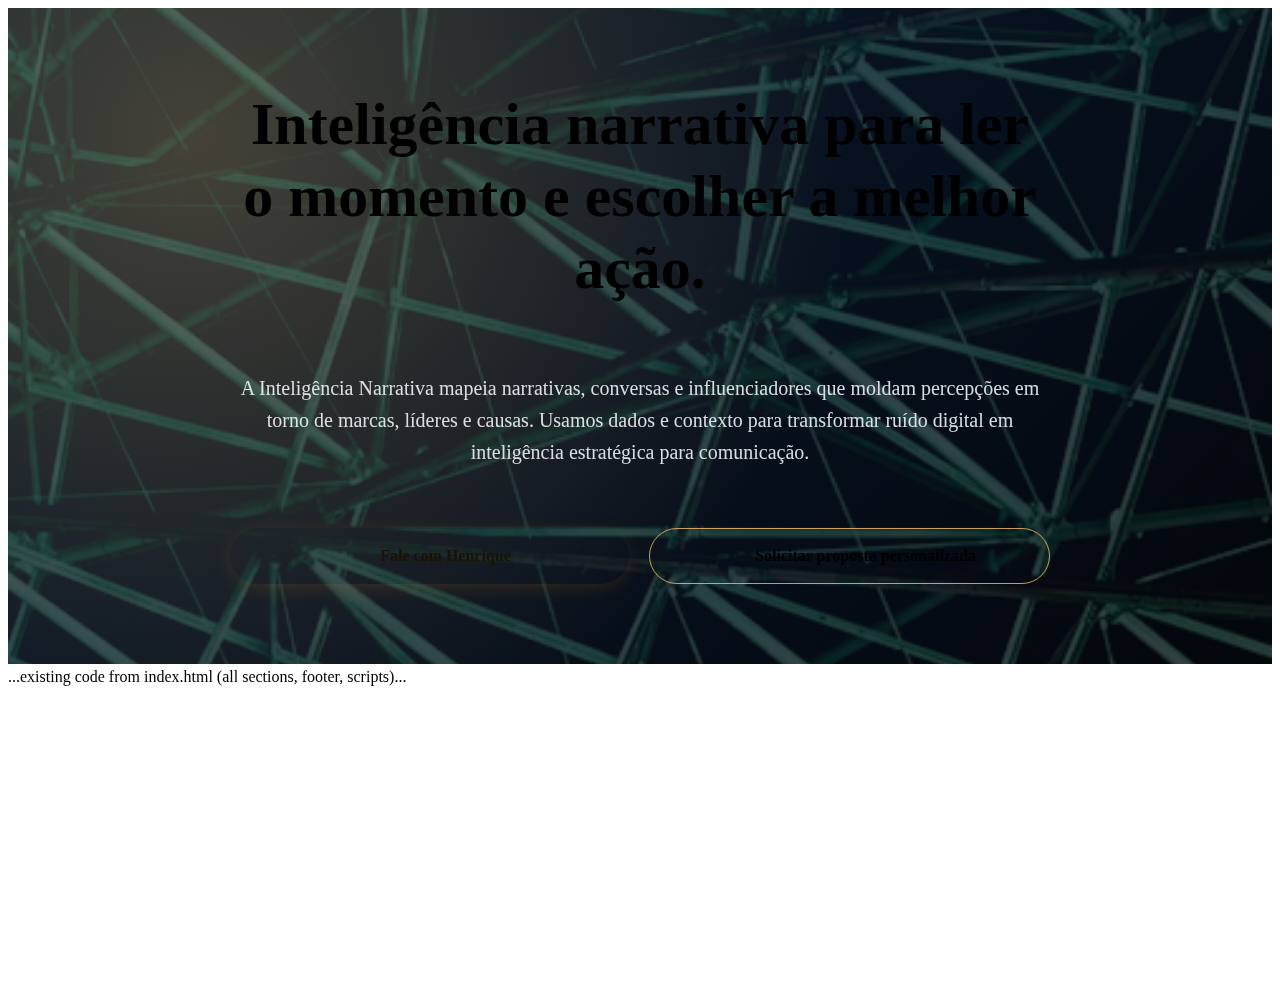
<file: lp_versions/index-hero6.html>
<!DOCTYPE html>
<html lang="pt-BR">
<head>
  <meta charset="UTF-8" />
  <meta name="viewport" content="width=device-width, initial-scale=1.0" />
  <title>Inteligência Narrativa</title>
  <meta name="description" content="Inteligência narrativa para ler o momento e escolher a melhor ação." />
  <link rel="preconnect" href="https://fonts.googleapis.com" />
  <link rel="preconnect" href="https://fonts.gstatic.com" crossorigin />
  <link href="https://fonts.googleapis.com/css2?family=Inter:wght@400;500;600;700&display=swap" rel="stylesheet" />
  <link rel="stylesheet" href="../styles.css" />
</head>
<body>
  <div class="page">
    <section class="section hero">
      <div class="hero__overlay" style="background-image: url('../assets/photo-1757132720625-7143774d7621.avif');"></div>
      <div class="container">
        <div class="hero__content">
          <h1>Inteligência narrativa para ler o momento e escolher a melhor ação.</h1>
          <p>
            A Inteligência Narrativa mapeia narrativas, conversas e influenciadores que moldam percepções em torno de marcas, líderes e causas. Usamos dados e contexto para transformar ruído digital em inteligência estratégica para comunicação.
          </p>
          <div class="hero__actions">
            <a class="btn btn-hero" data-event="cta_whatsapp_hero" href="https://wa.me/5511985053446?text=Ol%C3%A1%20Henrique,%20cheguei%20pela%20landing%20da%20Intelig%C3%AAncia%20Narrativa%20e%20gostaria%20de%20conversar." target="_blank" rel="noopener noreferrer">
              <i data-lucide="message-circle"></i>
              Fale com Henrique
            </a>
            <a class="btn btn-outline" data-event="cta_email_hero" href="mailto:henriquepaludetto@gmail.com?subject=Proposta%20-%20Intelig%C3%AAncia%20Narrativa&amp;body=Ol%C3%A1%20Henrique,%20precisamos%20de%20...">
              <i data-lucide="mail"></i>
              Solicitar proposta personalizada
            </a>
          </div>
        </div>
      </div>
    </section>
    ...existing code from index.html (all sections, footer, scripts)...
  </div>
</body>
</html>
</file>
<file: variables.css>
/* CSS Variables - Shared across all pages */

:root {
  /* New Color Palette - Purple & Teal */
  --primary-purple: #8B5A96;
  --primary-teal: #2C5F6F;
  --secondary-teal: #4A8FA0;
  --accent-cyan: #5DB4C4;
  
  /* Legacy Colors - for compatibility */
  --navy-dark: #0a1a2a;
  --navy-deepest: #1a3a42;
  --gold: #f5c26b;
  
  /* Neutral Colors */
  --white: #FFFFFF;
  --light-gray: #F8F9FA;
  --paper-bg: #FAFBFC;
  --background: #ffffff;
  --muted: #f4f7fb;
  --card-bg: #ffffff;
  
  /* Text Colors */
  --text-dark: #2C3E50;
  --text-medium: #5A6C7D;
  --text-light: #8B9AAB;
  --text-foreground: #0f172a;
  --text-muted: #475569;
  --primary-foreground: #f5f7fa;
  
  /* UI Elements */
  --secondary: rgba(245, 194, 107, 0.12);
  --border: rgba(15, 23, 42, 0.1);
  --shadow: 0 20px 45px -20px rgba(15, 23, 42, 0.45);
  
  /* Animations */
  --transition: all 280ms cubic-bezier(0.4, 0, 0.2, 1);
  --transition-fast: all 180ms ease;
}

/* Base styles */
* {
  box-sizing: border-box;
}

body {
  margin: 0;
  font-family: "Inter", system-ui, -apple-system, BlinkMacSystemFont, "Segoe UI", sans-serif;
}
</file>
<file: styles-cases.css>
/* Cases & Articles Page - Layout Simples tipo Paper */

body {
  color: var(--text-dark);
  background-color: var(--paper-bg);
  line-height: 1.7;
  font-size: 16px;
}

a {
  color: inherit;
  text-decoration: none;
}

.page {
  min-height: 100vh;
}

.container {
  width: min(1000px, 90vw);
  margin: 0 auto;
  padding: 0 20px;
}

/* ===== HEADER SIMPLES ===== */
.simple-header {
  background: var(--white);
  border-bottom: 1px solid rgba(44, 95, 111, 0.1);
  position: relative;
  overflow: hidden;
}

.header-content {
  display: flex;
  justify-content: space-between;
  align-items: center;
  padding: 20px 0;
  position: relative;
  z-index: 2;
}

.brand-logo {
  display: flex;
  align-items: center;
  gap: 12px;
}

.logo-icon {
  width: 32px;
  height: 32px;
  background: linear-gradient(135deg, var(--primary-purple), var(--accent-cyan));
  border-radius: 8px;
  position: relative;
}

.logo-icon::after {
  content: '';
  position: absolute;
  top: 50%;
  left: 50%;
  transform: translate(-50%, -50%);
  width: 16px;
  height: 16px;
  background: var(--white);
  border-radius: 4px;
}

.logo-text {
  font-size: 1.2rem;
  font-weight: 600;
  color: var(--primary-teal);
  letter-spacing: -0.02em;
}

/* Visual Hero com Elemento Vazado */
.hero-visual {
  position: relative;
  height: 40vh;
  background: linear-gradient(135deg, var(--primary-teal) 0%, var(--secondary-teal) 100%);
  overflow: hidden;
  display: flex;
  align-items: center;
  justify-content: center;
}

.visual-overlay {
  position: absolute;
  inset: 0;
  background: url('assets/photo-1757132720625-7143774d7621.avif') center/cover;
  opacity: 0.2;
  mix-blend-mode: overlay;
}

.visual-content {
  position: relative;
  z-index: 2;
  text-align: center;
  color: var(--white);
  max-width: 800px;
  padding: 0 40px;
}

.paper-title {
  font-size: clamp(2rem, 5vw, 3.5rem);
  font-weight: 700;
  line-height: 1.2;
  margin: 0 0 20px 0;
  color: var(--white);
}

.paper-subtitle {
  font-size: clamp(1rem, 2vw, 1.2rem);
  color: rgba(255, 255, 255, 0.85);
  line-height: 1.5;
  margin: 0;
  font-weight: 400;
}

/* Language Toggle */
.language-toggle {
  display: flex;
  gap: 8px;
}

.lang-btn {
  display: flex;
  align-items: center;
  gap: 6px;
  padding: 8px 12px;
  background: transparent;
  border: 1px solid rgba(44, 95, 111, 0.2);
  border-radius: 8px;
  color: var(--text-medium);
  font-size: 0.875rem;
  font-weight: 500;
  cursor: pointer;
  transition: var(--transition);
}

.lang-btn:hover {
  background: rgba(44, 95, 111, 0.05);
  color: var(--primary-teal);
}

.lang-btn.active {
  background: var(--primary-purple);
  border-color: var(--primary-purple);
  color: var(--white);
}

/* ===== PAPER CONTENT ===== */
.paper-content {
  background: var(--paper-bg);
  padding: 20px 0 100px 0;
}

.paper-article {
  max-width: 800px;
  margin: 0 auto;
  background: var(--white);
  border-radius: 16px;
  padding: 30px 100px;
  box-shadow: 0 4px 20px -5px rgba(44, 95, 111, 0.08);
  border: 1px solid rgba(44, 95, 111, 0.05);
}

.paper-section {
  margin-bottom: 60px;
}

.paper-section:last-child {
  margin-bottom: 0;
}

.paper-section h2 {
  font-size: 1.1rem;
  font-weight: 600;
  color: var(--primary-teal);
  margin: 0 0 20px 0;
  line-height: 1.4;
  text-transform: uppercase;
  letter-spacing: 0.05em;
}

.paper-section p {
  font-size: 1.05rem;
  color: var(--text-dark);
  line-height: 1.9;
  margin: 0 0 28px 0;
  text-align: justify;
  text-justify: inter-word;
}

.paper-section p:last-child {
  margin-bottom: 0;
}

.paper-section em {
  font-style: normal;
  color: var(--text-dark);
  font-weight: 500;
}

.paper-section strong {
  font-weight: 600;
  color: var(--text-dark);
}

.article-subtitle {
  font-size: 0.95rem;
  color: var(--text-medium);
  font-style: italic;
  margin-bottom: 30px;
}

.article-section ul {
  margin: 20px 0;
  padding-left: 30px;
  line-height: 1.8;
}

.article-section ul li {
  margin: 12px 0;
  color: var(--text-dark);
}

.deliverable-box ul,
.benefit-box ul {
  margin: 15px 0 0 0;
  padding-left: 24px;
}

.deliverable-box ul li,
.benefit-box ul li {
  margin: 8px 0;
  line-height: 1.7;
}

/* Deliverable boxes with icons */
.deliverable-box.with-icon {
  display: flex;
  gap: 20px;
  align-items: flex-start;
}

.icon-box {
  flex-shrink: 0;
  width: 50px;
  height: 50px;
  display: flex;
  align-items: center;
  justify-content: center;
  background: var(--white);
  border-radius: 12px;
  color: var(--primary-purple);
  box-shadow: 0 2px 8px rgba(139, 90, 150, 0.1);
}

.content-box {
  flex: 1;
}

.content-box h4 {
  margin-top: 0;
}

/* ===== ELEMENTOS ADICIONAIS DO ARTIGO ===== */
.article-meta-header {
  display: flex;
  gap: 20px;
  margin-bottom: 40px;
  padding-bottom: 20px;
  border-bottom: 1px solid rgba(44, 95, 111, 0.15);
  font-size: 0.9rem;
  color: var(--text-medium);
  flex-wrap: wrap;
}

.article-date {
  font-weight: 500;
  color: var(--primary-purple);
}

.article-author {
  color: var(--text-medium);
}

.article-reading-time {
  color: var(--text-light);
}

/* Imagem do artigo */
.article-image-container {
  margin: 50px 0;
  text-align: center;
}

.article-main-image {
  width: 100%;
  max-width: 600px;
  height: auto;
  border-radius: 12px;
  box-shadow: 0 10px 30px -10px rgba(44, 95, 111, 0.2);
  margin-bottom: 15px;
}

.image-caption {
  font-size: 0.9rem;
  color: var(--text-light);
  font-style: italic;
  line-height: 1.4;
}

/* Navegação do artigo */
.article-navigation {
  display: flex;
  justify-content: space-between;
  align-items: center;
  margin-top: 60px;
  padding-top: 30px;
  border-top: 2px solid var(--accent-cyan);
  flex-wrap: wrap;
  gap: 20px;
}

.nav-link {
  display: flex;
  align-items: center;
  gap: 8px;
  color: var(--primary-teal);
  font-weight: 500;
  text-decoration: none;
  transition: var(--transition);
  padding: 8px 16px;
  border-radius: 8px;
}

.nav-link:hover {
  background: rgba(44, 95, 111, 0.05);
  color: var(--primary-purple);
}

.nav-link i {
  width: 16px;
  height: 16px;
}

/* Botões de compartilhamento */
.share-buttons {
  display: flex;
  align-items: center;
  gap: 10px;
}

.share-label {
  font-size: 0.9rem;
  color: var(--text-medium);
  font-weight: 500;
  margin-right: 5px;
}

.share-btn {
  display: inline-flex;
  align-items: center;
  gap: 6px;
  padding: 8px 14px;
  border-radius: 8px;
  background: transparent;
  border: 1px solid rgba(44, 95, 111, 0.2);
  color: var(--text-medium);
  transition: var(--transition);
  text-decoration: none;
  font-size: 0.9rem;
  font-weight: 500;
}

.share-btn:hover {
  background: var(--primary-purple);
  border-color: var(--primary-purple);
  color: var(--white);
  transform: translateY(-2px);
}

.share-btn i {
  width: 16px;
  height: 16px;
}

.share-text {
  display: none;
}

.share-btn.whatsapp:hover {
  background: #25D366;
  border-color: #25D366;
  color: var(--white);
}

.share-btn.linkedin:hover {
  background: #0077B5;
  border-color: #0077B5;
  color: var(--white);
}

@media (min-width: 640px) {
  .share-text {
    display: inline;
  }
}

/* Link do logo */
.brand-logo a {
  display: flex;
  align-items: center;
  gap: 12px;
  text-decoration: none;
  color: inherit;
}

/* ===== ARTICLES LISTING ===== */
.articles-listing {
  background: var(--paper-bg);
  padding: 20px 0 80px 0;
}

.articles-intro {
  text-align: center;
  margin-bottom: 60px;
  max-width: 700px;
  margin-left: auto;
  margin-right: auto;
}

.articles-intro h2 {
  font-size: 2rem;
  font-weight: 700;
  color: var(--primary-teal);
  margin: 0 0 20px 0;
  line-height: 1.2;
}

.articles-intro p {
  font-size: 1.1rem;
  color: var(--text-medium);
  line-height: 1.6;
  margin: 0;
}

/* Grid de artigos */
.articles-grid {
  display: grid;
  grid-template-columns: repeat(auto-fit, minmax(280px, 1fr));
  gap: 30px;
  max-width: 800px;
  margin: 0 auto;
  justify-items: center;
}

/* Preview de cada artigo */
.article-preview {
  background: var(--white);
  border-radius: 12px;
  overflow: hidden;
  box-shadow: 0 6px 20px -6px rgba(44, 95, 111, 0.1);
  border: 1px solid rgba(44, 95, 111, 0.05);
  transition: var(--transition);
  display: flex;
  flex-direction: column;
  max-width: 350px;
  width: 100%;
}

.article-preview:hover {
  transform: translateY(-6px);
  box-shadow: 0 20px 40px -15px rgba(44, 95, 111, 0.15);
}

/* Imagem do artigo */
.article-image {
  position: relative;
  height: 160px;
  overflow: hidden;
}

.article-image img {
  width: 100%;
  height: 100%;
  object-fit: cover;
  transition: var(--transition);
}

.article-preview:hover .article-image img {
  transform: scale(1.05);
}

/* Content Type Label (Chapéu) */
.content-type-label {
  position: absolute;
  top: 12px;
  left: 12px;
  padding: 6px 14px;
  border-radius: 20px;
  font-size: 0.75rem;
  font-weight: 700;
  text-transform: uppercase;
  letter-spacing: 0.5px;
  z-index: 2;
  box-shadow: 0 2px 8px rgba(0, 0, 0, 0.15);
  backdrop-filter: blur(8px);
}

.case-label {
  background: var(--primary-purple);
  color: var(--white);
}

.article-label {
  background: var(--secondary-teal);
  color: var(--white);
}

.article-preview:hover .content-type-label {
  transform: translateY(-2px);
  box-shadow: 0 4px 12px rgba(0, 0, 0, 0.2);
}

/* Placeholder para artigos futuros */
.article-image.placeholder {
  background: linear-gradient(135deg, var(--primary-teal), var(--secondary-teal));
  display: flex;
  align-items: center;
  justify-content: center;
}

.placeholder-icon {
  color: var(--white);
  opacity: 0.7;
}

.placeholder-icon i {
  width: 36px;
  height: 36px;
}

/* Informações do artigo */
.article-info {
  padding: 20px;
  display: flex;
  flex-direction: column;
  flex: 1;
}

.article-meta {
  display: flex;
  gap: 12px;
  margin-bottom: 12px;
  font-size: 0.8rem;
  color: var(--text-light);
}

.article-date {
  color: var(--primary-purple);
  font-weight: 500;
}

.article-reading-time {
  color: var(--text-light);
}

.article-info h3 {
  font-size: 1.1rem;
  font-weight: 600;
  color: var(--text-dark);
  margin: 0 0 12px 0;
  line-height: 1.4;
}

.article-excerpt {
  font-size: 0.9rem;
  color: var(--text-medium);
  line-height: 1.5;
  margin: 0 0 20px 0;
  flex: 1;
}

/* Link "Ler mais" */
.read-more {
  display: inline-flex;
  align-items: center;
  gap: 8px;
  color: var(--primary-teal);
  font-weight: 500;
  text-decoration: none;
  font-size: 0.95rem;
  transition: var(--transition);
  align-self: flex-start;
}

.read-more:hover {
  color: var(--primary-purple);
  transform: translateX(4px);
}

.read-more i {
  width: 16px;
  height: 16px;
}

/* Artigos "Em breve" */
.article-preview.coming-soon {
  opacity: 0.7;
}

.coming-soon-label {
  display: inline-flex;
  align-items: center;
  padding: 6px 12px;
  background: rgba(44, 95, 111, 0.1);
  color: var(--primary-teal);
  border-radius: 20px;
  font-size: 0.8rem;
  font-weight: 500;
  text-transform: uppercase;
  letter-spacing: 0.05em;
  align-self: flex-start;
}

/* ===== AUDIENCE TOGGLE ===== */
.audience-toggle {
  display: flex;
  gap: 8px;
  padding: 4px;
  background: rgba(255, 255, 255, 0.9);
  border-radius: 50px;
  border: 1px solid rgba(44, 95, 111, 0.15);
}

.toggle-btn {
  padding: 8px 20px;
  border: none;
  background: transparent;
  border-radius: 50px;
  font-size: 0.85rem;
  font-weight: 600;
  color: var(--primary-teal);
  cursor: pointer;
  transition: var(--transition);
  font-family: 'Inter', sans-serif;
  white-space: nowrap;
}

.toggle-btn:hover {
  background: rgba(44, 95, 111, 0.1);
}

.toggle-btn.active {
  background: var(--primary-teal);
  color: var(--white);
  box-shadow: 0 2px 8px rgba(44, 95, 111, 0.2);
}

/* ===== CONTENT BOXES ===== */
.methodology-box,
.benefit-box,
.deliverable-box,
.process-step {
  background: rgba(139, 90, 150, 0.03);
  border-left: 4px solid var(--primary-purple);
  padding: 24px;
  margin: 20px 0;
  border-radius: 8px;
}

.methodology-box h3,
.benefit-box h4,
.deliverable-box h3,
.process-step h3 {
  color: var(--primary-purple);
  font-size: 1.15rem;
  font-weight: 700;
  margin: 0 0 12px 0;
}

.methodology-box p,
.benefit-box p,
.deliverable-box p,
.process-step p {
  margin: 0;
  color: var(--text-dark);
  line-height: 1.7;
}

.example-solution,
.example-result {
  margin: 25px 0;
  padding: 20px;
  background: rgba(93, 180, 196, 0.05);
  border-radius: 8px;
}

.example-solution h4,
.example-result h4 {
  color: var(--secondary-teal);
  font-size: 1.1rem;
  font-weight: 700;
  margin: 0 0 12px 0;
}

.example-solution ul {
  margin: 12px 0 0 0;
  padding-left: 24px;
}

.example-solution li {
  margin: 8px 0;
  color: var(--text-dark);
  line-height: 1.7;
}

/* ===== CTA SECTION ===== */
.cta-section {
  padding: 50px 40px;
  background: linear-gradient(135deg, var(--primary-teal), var(--navy-deepest));
  text-align: center;
  color: var(--white);
  border-radius: 12px;
  margin: 60px 0 40px;
  position: relative;
}

.cta-icon {
  display: flex;
  align-items: center;
  justify-content: center;
  width: 80px;
  height: 80px;
  margin: 0 auto 20px;
  background: rgba(255, 255, 255, 0.15);
  border-radius: 50%;
  color: var(--white);
}

.cta-icon svg {
  filter: drop-shadow(0 2px 4px rgba(0, 0, 0, 0.1));
}

.cta-section h2 {
  font-size: clamp(1.6rem, 4vw, 2.2rem);
  font-weight: 700;
  margin: 0 0 15px 0;
}

.cta-section p {
  font-size: 1.05rem;
  color: rgba(255, 255, 255, 0.9);
  margin: 0 0 30px 0;
  max-width: 600px;
  margin-left: auto;
  margin-right: auto;
  line-height: 1.6;
}

.cta-button {
  display: inline-block;
  padding: 14px 32px;
  background: var(--white);
  color: var(--primary-teal);
  font-weight: 700;
  font-size: 1rem;
  border-radius: 50px;
  transition: var(--transition);
  text-decoration: none;
}

.cta-button:hover {
  background: var(--accent-cyan);
  color: var(--white);
  transform: translateY(-2px);
  box-shadow: 0 6px 20px rgba(0, 0, 0, 0.2);
}

.cta-actions {
  display: flex;
  gap: 15px;
  justify-content: center;
  flex-wrap: wrap;
}

/* Buttons */
.btn {
  display: inline-flex;
  align-items: center;
  gap: 10px;
  padding: 12px 24px;
  border-radius: 30px;
  font-weight: 600;
  font-size: 0.95rem;
  transition: var(--transition);
  border: 2px solid transparent;
  cursor: pointer;
  min-width: 180px;
  justify-content: center;
}

.btn i {
  width: 18px;
  height: 18px;
}

.btn-primary {
  background: linear-gradient(135deg, var(--primary-purple), #9B6BA6);
  color: var(--white);
  border-color: var(--primary-purple);
}

.btn-primary:hover {
  transform: translateY(-2px);
  box-shadow: 0 10px 25px -8px rgba(139, 90, 150, 0.5);
}

.btn-outline {
  background: transparent;
  color: var(--white);
  border-color: rgba(255, 255, 255, 0.4);
}

.btn-outline:hover {
  background: rgba(255, 255, 255, 0.1);
  border-color: var(--white);
}

/* ===== FOOTER ===== */
.footer-simple {
  padding: 40px 0;
  background: var(--navy-deepest);
  text-align: center;
}

.footer-simple p {
  margin: 0;
  color: rgba(255, 255, 255, 0.7);
  font-size: 0.9rem;
}

/* Language Display Rules */
.lang-en {
  display: none;
}

.en .lang-pt {
  display: none;
}

.en .lang-en {
  display: revert;
}

/* Responsive adjustments */
@media (max-width: 768px) {
  .header-content {
    padding: 15px 0;
  }
  
  .logo-text {
    font-size: 1.1rem;
  }
  
  .hero-visual {
    height: 35vh;
  }
  
  .visual-content {
    padding: 0 20px;
  }
  
  .paper-content {
    padding: 15px 0 70px 0;
  }
  
  .paper-article {
    padding: 25px 60px;
    margin: 0 15px;
  }
  
  .paper-section h2 {
    font-size: 1rem;
    margin-bottom: 18px;
  }
  
  .paper-section p {
    font-size: 1rem;
    margin-bottom: 24px;
  }
  
  .article-meta-header {
    flex-direction: column;
    gap: 10px;
    margin-bottom: 30px;
  }
  
  .article-navigation {
    flex-direction: column;
    align-items: stretch;
    gap: 25px;
  }
  
  .share-buttons {
    justify-content: center;
  }
  
  .cta-actions {
    flex-direction: column;
    align-items: center;
  }
  
  .btn {
    min-width: 240px;
  }
}

@media (max-width: 480px) {
  .container {
    padding: 0 15px;
  }
  
  .hero-visual {
    height: 30vh;
  }
  
  .paper-article {
    padding: 20px 30px;
    margin: 0 10px;
  }
  
  .paper-section {
    margin-bottom: 45px;
  }
  
  .paper-section h2 {
    font-size: 0.95rem;
    margin-bottom: 16px;
  }
  
  .paper-section p {
    font-size: 0.95rem;
    line-height: 1.8;
    margin-bottom: 22px;
  }
  
  .article-meta-header {
    font-size: 0.85rem;
    margin-bottom: 25px;
  }
  
  .article-main-image {
    border-radius: 8px;
  }
  
  .share-btn {
    width: 32px;
    height: 32px;
  }
  
  .share-btn i {
    width: 16px;
    height: 16px;
  }
}
</file>
<file: styles.css>
/* Minimal Privacy Policy Page */
.privacy-page {
  min-height: 100vh;
  background: var(--muted);
  display: flex;
  align-items: center;
  justify-content: center;
}

.privacy-content {
  background: #fff;
  border-radius: 18px;
  box-shadow: 0 8px 32px rgba(15,23,42,0.08);
  padding: 48px 32px;
  max-width: 600px;
  width: 100%;
  margin: 40px 0;
  display: flex;
  flex-direction: column;
  gap: 24px;
}

.privacy-content h2 {
  font-size: 1.15rem;
  color: var(--gold);
  margin-bottom: 8px;
  margin-top: 24px;
  text-align: left;
}
.privacy-content p, .privacy-content ul, .privacy-content li {
  color: var(--text-muted);
  font-size: 1rem;
  line-height: 1.7;
}
.privacy-content ul {
  padding-left: 20px;
  margin: 0 0 12px 0;
}
.privacy-content a {
  color: var(--gold);
  text-decoration: underline;
}
.privacy-content strong {
  color: var(--navy-dark);
}

/* Logos institucionais na sessão de marcas */
.brand-logos {
  display: flex;
  flex-wrap: wrap;
  justify-content: center;
  align-items: center;
  gap: 32px;
  margin-top: 24px;
  width: 100%;
}

.brand-logos img {
  height: 40px;
  filter: grayscale(1) brightness(1.1) opacity(0.75);
  object-fit: contain;
  background: transparent;
  border-radius: 0;
  box-shadow: none;
}
.brand-logos img:hover {
  filter: grayscale(0) brightness(1) opacity(1);
}

/* Landing Page - Homepage Styles */

body {
  color: var(--text-foreground);
  background-color: var(--background);
  line-height: 1.6;
}

p {
  text-align: center;
}

.card p {
  text-align: justify;
}

a {
  color: inherit;
  text-decoration: none;
}

a:hover {
  color: var(--gold);
}

.page {
  min-height: 100vh;
  position: relative;
  padding-bottom: 72px;
}

.section {
  padding: 80px 0;
}

.container {
  width: min(1100px, 90vw);
  margin: 0 auto;
}

.container.wide {
  width: min(1200px, 92vw);
}

.container.narrow {
  width: min(880px, 88vw);
  text-align: center;
}

h1,
 h2,
 h3,
 h4,
 h5,
 h6 {
  margin: 0;
  line-height: 1.2;
}

h1 {
  font-size: clamp(2.5rem, 5vw, 3.75rem);
  font-weight: 700;
  color: var(--primary-foreground);
  text-align: center;
  margin-bottom: 40px;
}

h2 {
  font-size: clamp(2rem, 4vw, 3rem);
  font-weight: 700;
  text-align: center;
  margin-bottom: 40px;
}

h3 {
  font-size: 1.5rem;
  font-weight: 600;
}

p {
  margin: 0;
  color: var(--text-muted);
}

.text-stack {
  display: grid;
  gap: 20px;
  text-align: left;
}

.hero {
  position: relative;
  background: radial-gradient(circle at 15% 20%, rgba(245, 194, 107, 0.25), transparent 55%),
    linear-gradient(135deg, #0a1a2a 0%, #071120 50%, #03060b 100%);
  color: var(--primary-foreground);
  overflow: hidden;
}

.hero__overlay {
  position: absolute;
  inset: 0;
  opacity: 0.25;
  background-image: url("assets/brice-cooper-0iBiY-WDkos-unsplash.jpg");
  background-size: cover;
  background-position: center;
  mix-blend-mode: lighten;
}

.hero .container {
  position: relative;
  z-index: 2;
}

.hero__content {
  max-width: 820px;
  margin: 0 auto;
  text-align: center;
  display: grid;
  gap: 48px;
}

.hero__content p {
  font-size: clamp(1rem, 2vw, 1.25rem);
  color: rgba(245, 247, 250, 0.88);
}

.hero__actions {
  display: flex;
  flex-direction: column;
  gap: 14px;
}

@media (min-width: 640px) {
  .hero__actions {
    flex-direction: row;
  }
}

.btn {
  display: inline-flex;
  align-items: center;
  justify-content: center;
  gap: 12px;
  padding: 14px 28px;
  border-radius: 999px;
  font-weight: 600;
  font-size: 1rem;
  transition: var(--transition);
  border: 1px solid transparent;
  box-shadow: none;
  flex: 1 1 0;
  min-width: 0;
  width: auto;
}

.btn i {
  width: 20px;
  height: 20px;
}

/* Botão especial: Fale com Henrique */

.btn-hero {
  background: linear-gradient(135deg, var(--gold), #f0952b);
  color: #1a1304;
  box-shadow: 0 4px 24px -8px #f0952b44;
  border: none;
}


.profile__image img {
  width: 320px;
  height: 354.75px;
  object-fit: cover;
  max-width: 320px;
  max-height: 354.75px;
}

@media (max-width: 600px) {
  .hero__actions {
    flex-direction: column; /* já é padrão, mas mantemos explícito */
    gap: 5px;
  }
  .hero__actions .btn {
    width: 100%;
    flex: unset;
  }
  /* Fallback para browsers sem suporte a gap em flex */
  .hero__actions .btn + .btn {
    margin-top: 0px;
  }
  .profile__image img {
    width: 100%;
    max-width: 320px;
    height: auto;
    aspect-ratio: 320/354.75;
    border-radius: 24px;
    box-shadow: 0 30px 60px -35px rgba(15, 23, 42, 0.75);
    object-fit: cover;
  }
}

/* bloco duplicado removido: consolidamos o mobile acima */

.btn-hero:hover {
  transform: translateY(-2px);
  box-shadow: 0 25px 55px -30px rgba(240, 149, 43, 0.8);
}

.btn-outline {
  border-color: rgba(245, 194, 107, 0.8);
  color: var(--primary-foreground);
  background: transparent;
}

.btn-outline:hover {
  background: rgba(245, 194, 107, 0.1);
}

.btn-secondary {
  border-color: var(--primary-teal);
  color: var(--primary-teal);
  background: transparent;
}

.btn-secondary:hover {
  background: var(--primary-teal);
  color: var(--white);
  transform: translateY(-2px);
  box-shadow: 0 25px 55px -30px rgba(44, 95, 111, 0.6);
}

.section--light {
  background: var(--background);
}

.section--muted {
  background: var(--muted);
}

.section--secondary {
  background: var(--secondary);
}

.grid {
  display: grid;
  gap: 24px;
  grid-template-columns: repeat(auto-fit, minmax(260px, 1fr));
}

.grid--services {
  display: grid;
  gap: 32px;
}

.grid-row {
  display: grid;
  gap: 24px;
  grid-template-columns: repeat(auto-fit, minmax(260px, 1fr));
}

@media (min-width: 1024px) {
  .grid-row {
    grid-template-columns: repeat(3, minmax(0, 1fr));
  }
}

.card {
  background: var(--card-bg);
  border-radius: 20px;
  padding: 32px;
  border: 1px solid rgba(10, 26, 42, 0.08);
  box-shadow: 0 8px 24px -12px rgba(10, 26, 42, 0.18);
  display: grid;
  gap: 16px;
  transition: box-shadow 0.35s cubic-bezier(.4,0,.2,1), transform 0.35s cubic-bezier(.4,0,.2,1);
  grid-template-rows: minmax(40px,auto) auto 1fr;
}

.card h3 {
  min-height: 40px;
  display: flex;
  align-items: flex-end;
  margin-bottom: 0;
}

.card:hover {
  transform: scale(1.03) translateY(-4px);
  box-shadow: 0 18px 38px -18px rgba(10, 26, 42, 0.22);
}

.card i {
  color: var(--gold);
}

.metrics {
  display: grid;
  grid-template-columns: repeat(auto-fit, minmax(160px, 1fr));
  gap: 16px;
  margin-top: 32px;
}

.metric {
  padding: 18px 20px;
  border-radius: 16px;
  border: 1px solid rgba(10, 26, 42, 0.1);
  background: rgba(255, 255, 255, 0.7);
  font-size: 0.95rem;
  font-weight: 600;
  color: #b07922;
  text-transform: uppercase;
  letter-spacing: 0.04em;
}

.profile {
  display: flex;
  gap: 24px;
  align-items: stretch;
}

@media (max-width: 959px) {
  .profile {
    flex-direction: column;
    align-items: center;
    gap: 24px;
    text-align: center;
  }
  .profile__content {
    align-items: center;
  }
}

.profile__content {
  display: flex;
  flex-direction: column;
  justify-content: center;
  gap: 8px;
}

@media (min-width: 960px) {
  .profile {
    grid-template-columns: minmax(0, 1fr) minmax(0, 1.7fr);
    gap: 48px;
  }
}

.cta {
  background: linear-gradient(135deg, #0a1a2a, #03060b);
  color: var(--primary-foreground);
  text-align: center;
}

.cta p {
  color: rgba(245, 247, 250, 0.86);
  max-width: 640px;
  margin: 16px auto 0;
}

.footer {
  background: var(--navy-deepest);
  color: rgba(245, 247, 250, 0.7);
  padding: 72px 0 48px;
}

.footer h3 {
  color: var(--gold);
  font-size: 1.5rem;
  margin: 0;
  text-align: center;
}

.footer h4 {
  color: var(--primary-foreground);
  font-size: 1.1rem;
  margin-bottom: 12px;
}

.footer ul {
  list-style: none;
  padding: 0;
  margin: 0;
  display: grid;
  gap: 8px;
  font-size: 0.95rem;
}

.footer__bottom {
  margin-top: 48px;
  padding-top: 24px;
  border-top: 1px solid rgba(245, 247, 250, 0.2);
  text-align: center;
  font-size: 0.9rem;
  width: min(880px, 88vw);
  margin-left: auto;
  margin-right: auto;
  box-sizing: border-box;
}

.tagline {
    font-style: italic;
    color: rgba(245, 247, 250, 0.6);
    max-width: 260px;
    text-align: center;
    margin: 0 auto;
}

.sticky-cta {
  display: none !important;
}

.sticky-cta .btn {
  width: min(460px, 100%);
}

@media (min-width: 1024px) {
  .sticky-cta {
    display: none;
  }
}

@media (min-width: 768px) {
  .footer__grid {
    grid-template-columns: repeat(3, minmax(0, 1fr));
  }
}

@media (prefers-reduced-motion: no-preference) {
  .card,
  .hero__content,
  .profile__content,
  .metrics .metric {
    animation: fadeUp 0.7s ease both;
    animation-delay: var(--delay, 0ms);
  }
}

@keyframes fadeUp {
  from {
    opacity: 0;
    transform: translateY(16px);
  }
  to {
    opacity: 1;
    transform: translateY(0);
  }
}

@media (min-width: 880px) {
  .hero__content {
    gap: 28px;
  }
}

.section p + .hero__actions {
  margin-top: 32px;
}

.hero__actions .btn {
  flex: 1 1 0;
  min-width: 0;
  width: auto;
}
@media (max-width: 600px) {
  .hero__actions {
    display: flex;
    flex-direction: column;
    gap: 14px;
  }
  .hero__actions .btn {
    width: 100%;
    flex: unset;
  }
}

.card p {
  color: var(--text-muted);
}

.section--secondary p {
  max-width: 820px;
  margin: 0 auto;
}

.footer a {
  color: inherit;
}

.footer a:hover {
  color: var(--gold);
}

 .footer__grid {
  display: grid;
  gap: 32px;
  justify-items: center;
  justify-content: center;
  align-items: start;
  grid-template-columns: repeat(3, minmax(0, 1fr));
  width: min(880px, 88vw);
  margin-left: auto;
  margin-right: auto;
  box-sizing: border-box;
  text-align: center;
 }

 .footer__grid > * {
  width: 100%;
  display: flex;
  flex-direction: column;
  align-items: center;
  text-align: center;
 }

@media (max-width: 767px) {
  .footer__grid {
    grid-template-columns: 1fr;
    gap: 24px;
    margin-left: auto;
    margin-right: auto;
    text-align: center;
  }
  .footer__grid > * {
    text-align: center;
    align-items: center;
    margin-left: auto;
    margin-right: auto;
    display: flex;
    flex-direction: column;
  }
}

@media (min-width: 768px) {
  .hero__actions {
    gap: 20px; /* aumenta o respiro no tablet/desktop */
  }
}

/* Header Navigation */
.header-nav {
  position: absolute;
  top: 20px;
  left: 20px;
  right: 20px;
  z-index: 10;
  display: flex;
  justify-content: space-between;
  align-items: center;
}

.nav-links {
  display: flex;
  gap: 8px;
}

.nav-link {
  display: flex;
  align-items: center;
  gap: 6px;
  padding: 8px 12px;
  background: rgba(255, 255, 255, 0.1);
  border: 1px solid rgba(255, 255, 255, 0.2);
  border-radius: 8px;
  color: rgba(245, 247, 250, 0.7);
  font-size: 0.875rem;
  font-weight: 500;
  text-decoration: none;
  cursor: pointer;
  transition: all 0.2s ease;
  backdrop-filter: blur(10px);
}

.nav-link:hover {
  background: rgba(255, 255, 255, 0.15);
  color: var(--primary-foreground);
  border-color: rgba(255, 255, 255, 0.3);
}

.nav-link i {
  width: 14px;
  height: 14px;
  opacity: 0.8;
}

@media (max-width: 480px) {
  .header-nav {
    top: 15px;
    left: 15px;
    right: 15px;
  }
  
  .nav-link {
    padding: 6px 10px;
    font-size: 0.8rem;
  }
  
  .nav-link span {
    display: none;
  }
}

/* Language Toggle */
.language-toggle {
  display: flex;
  gap: 8px;
}

.lang-btn {
  display: flex;
  align-items: center;
  gap: 6px;
  padding: 8px 12px;
  background: rgba(255, 255, 255, 0.1);
  border: 1px solid rgba(255, 255, 255, 0.2);
  border-radius: 8px;
  color: rgba(245, 247, 250, 0.7);
  font-size: 0.875rem;
  font-weight: 500;
  cursor: pointer;
  transition: all 0.2s ease;
  backdrop-filter: blur(10px);
}

.lang-btn:hover {
  background: rgba(255, 255, 255, 0.15);
  color: rgba(245, 247, 250, 0.9);
}

.lang-btn.active {
  background: rgba(245, 194, 107, 0.2);
  border-color: rgba(245, 194, 107, 0.5);
  color: var(--gold);
}

.flag {
  font-size: 1rem;
}

/* Language Display Rules */
.lang-en {
  display: none;
}

.en .lang-pt {
  display: none;
}

.en .lang-en {
  display: revert;
}

/* Regra global indevida removida; controle de largura dos botões fica no mobile */
</file>
